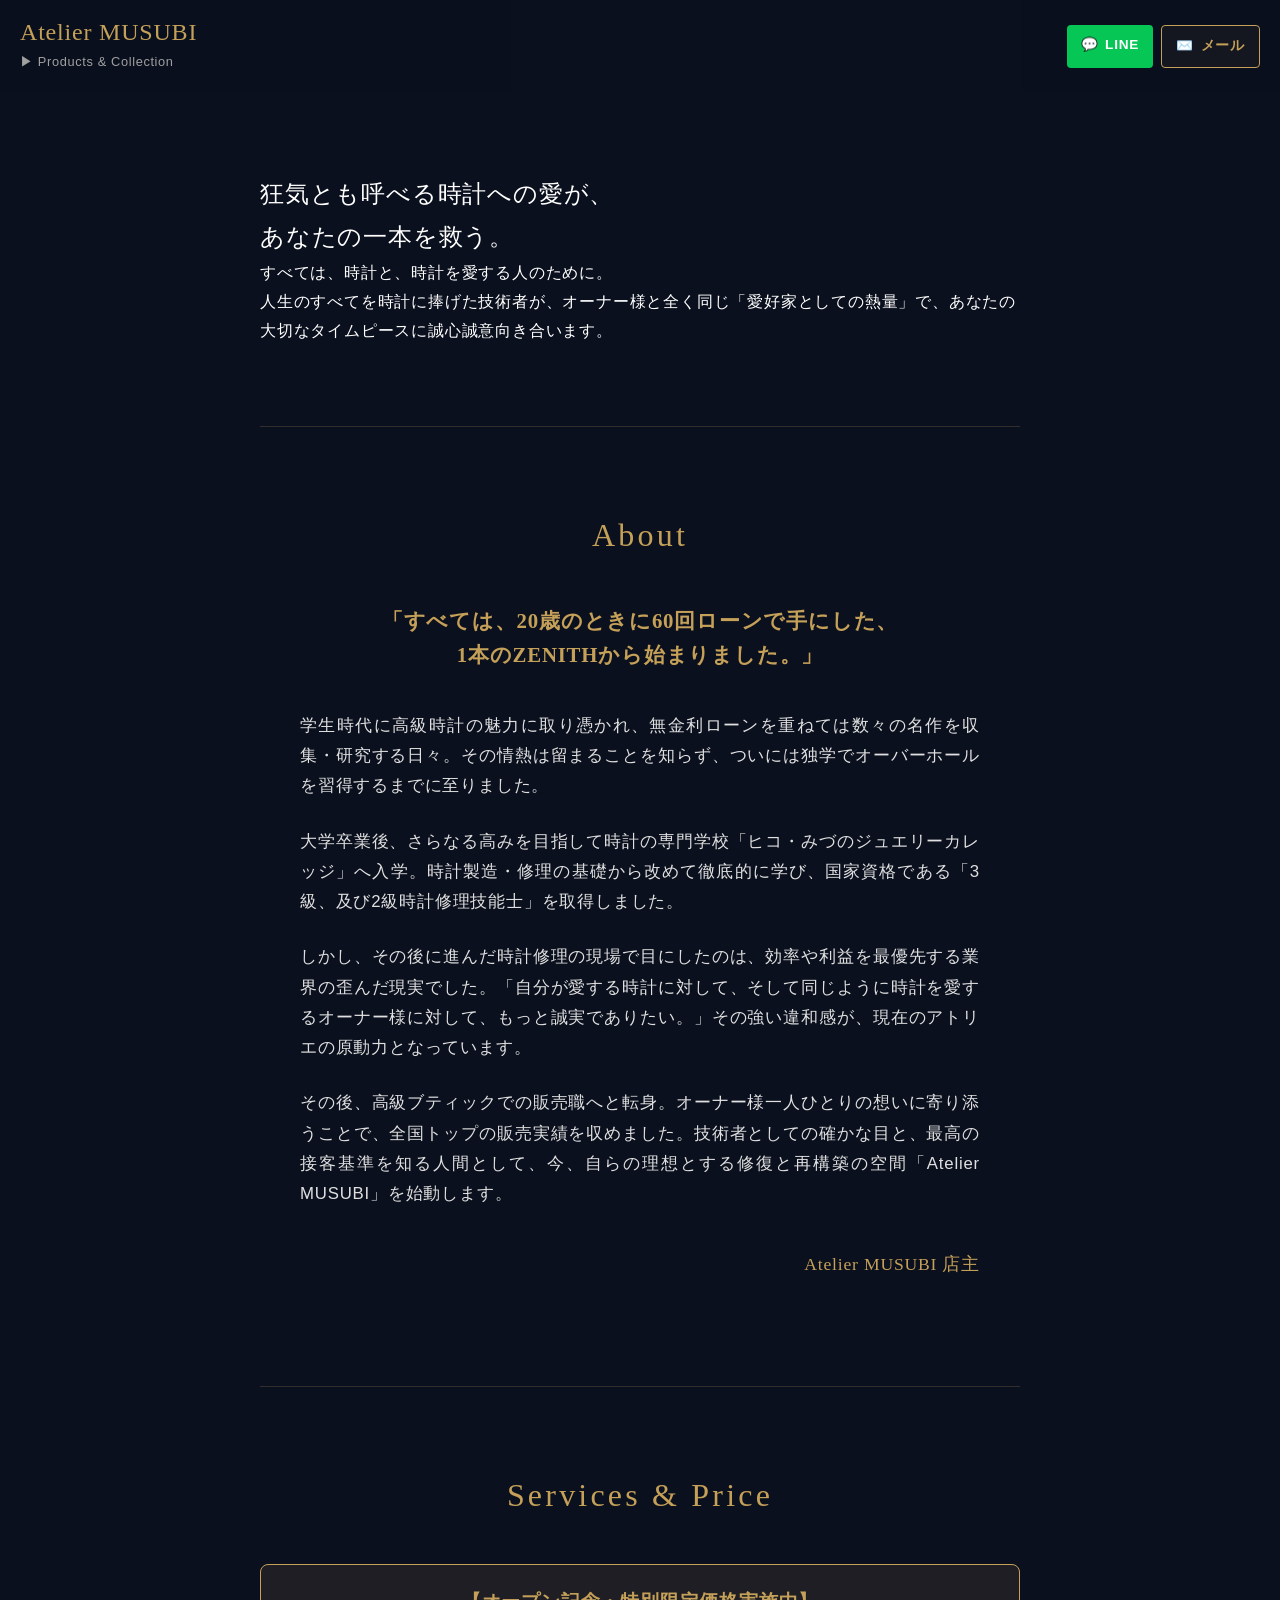
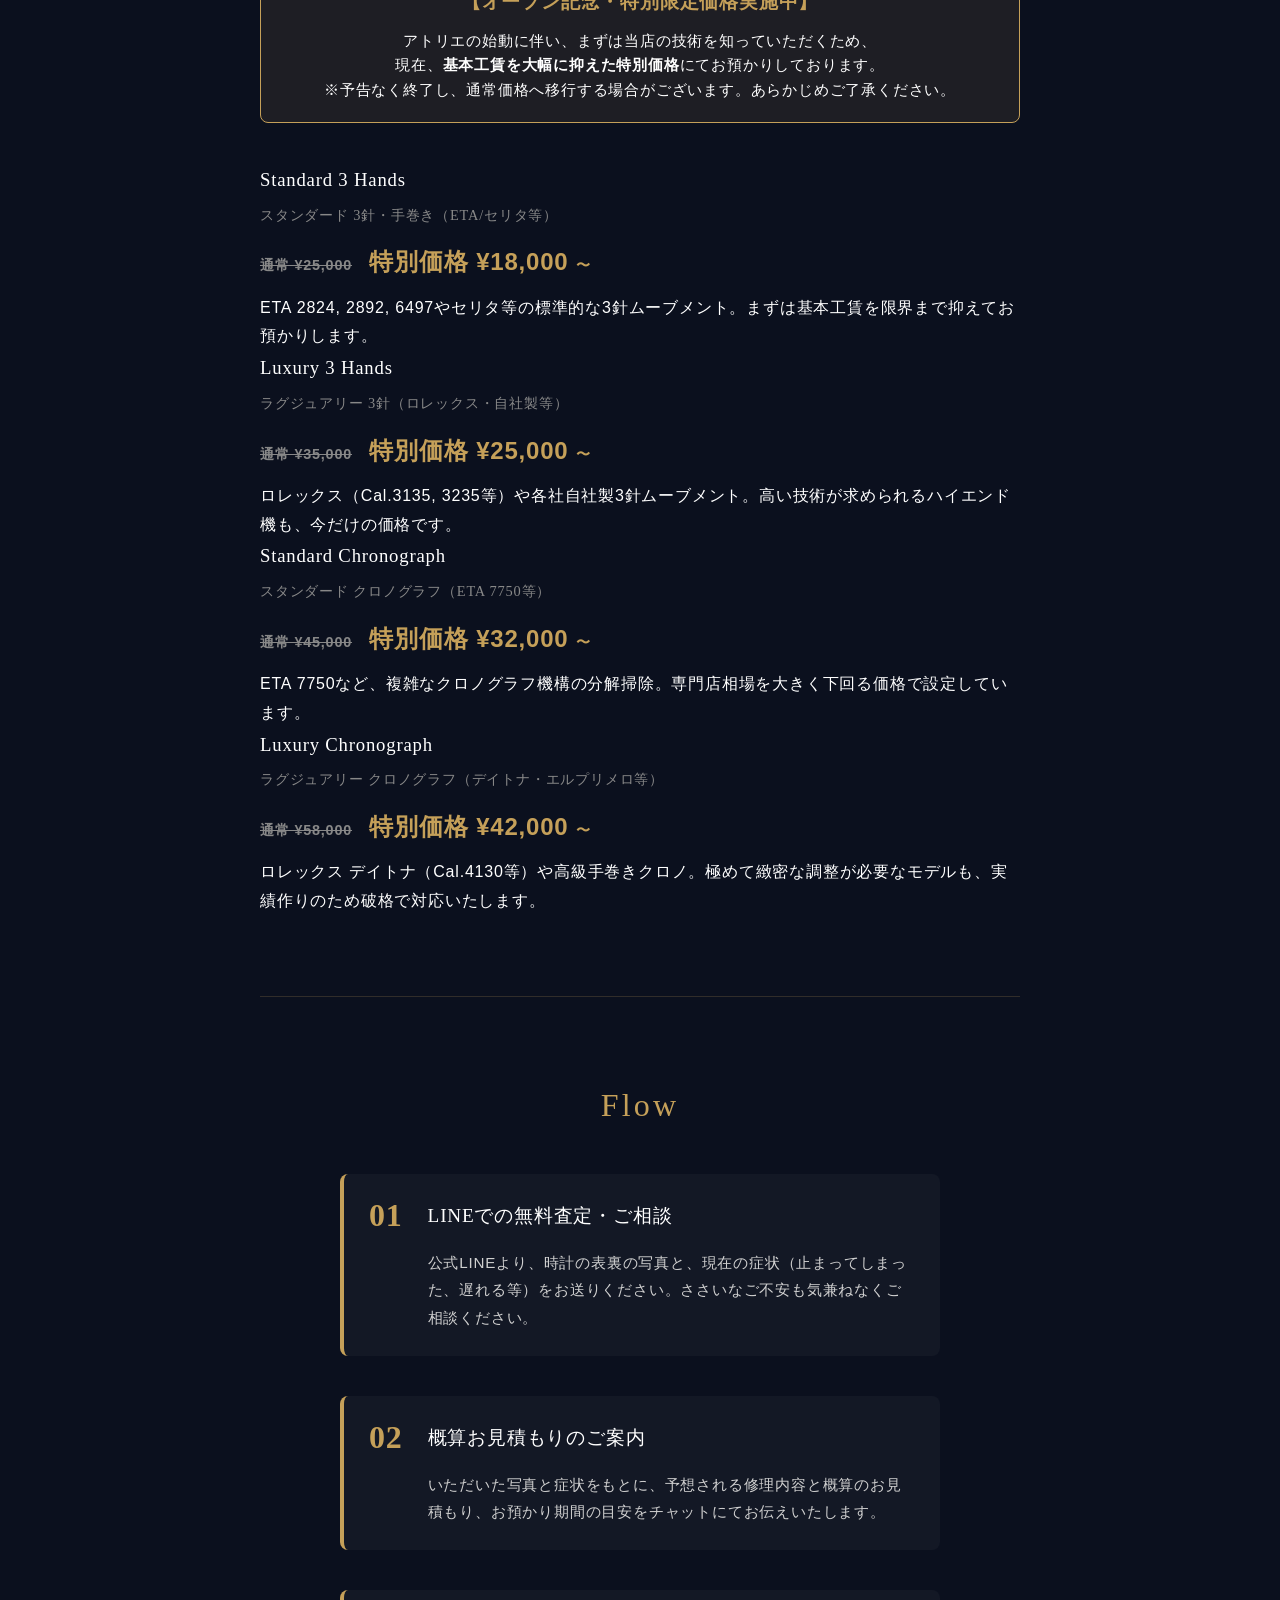
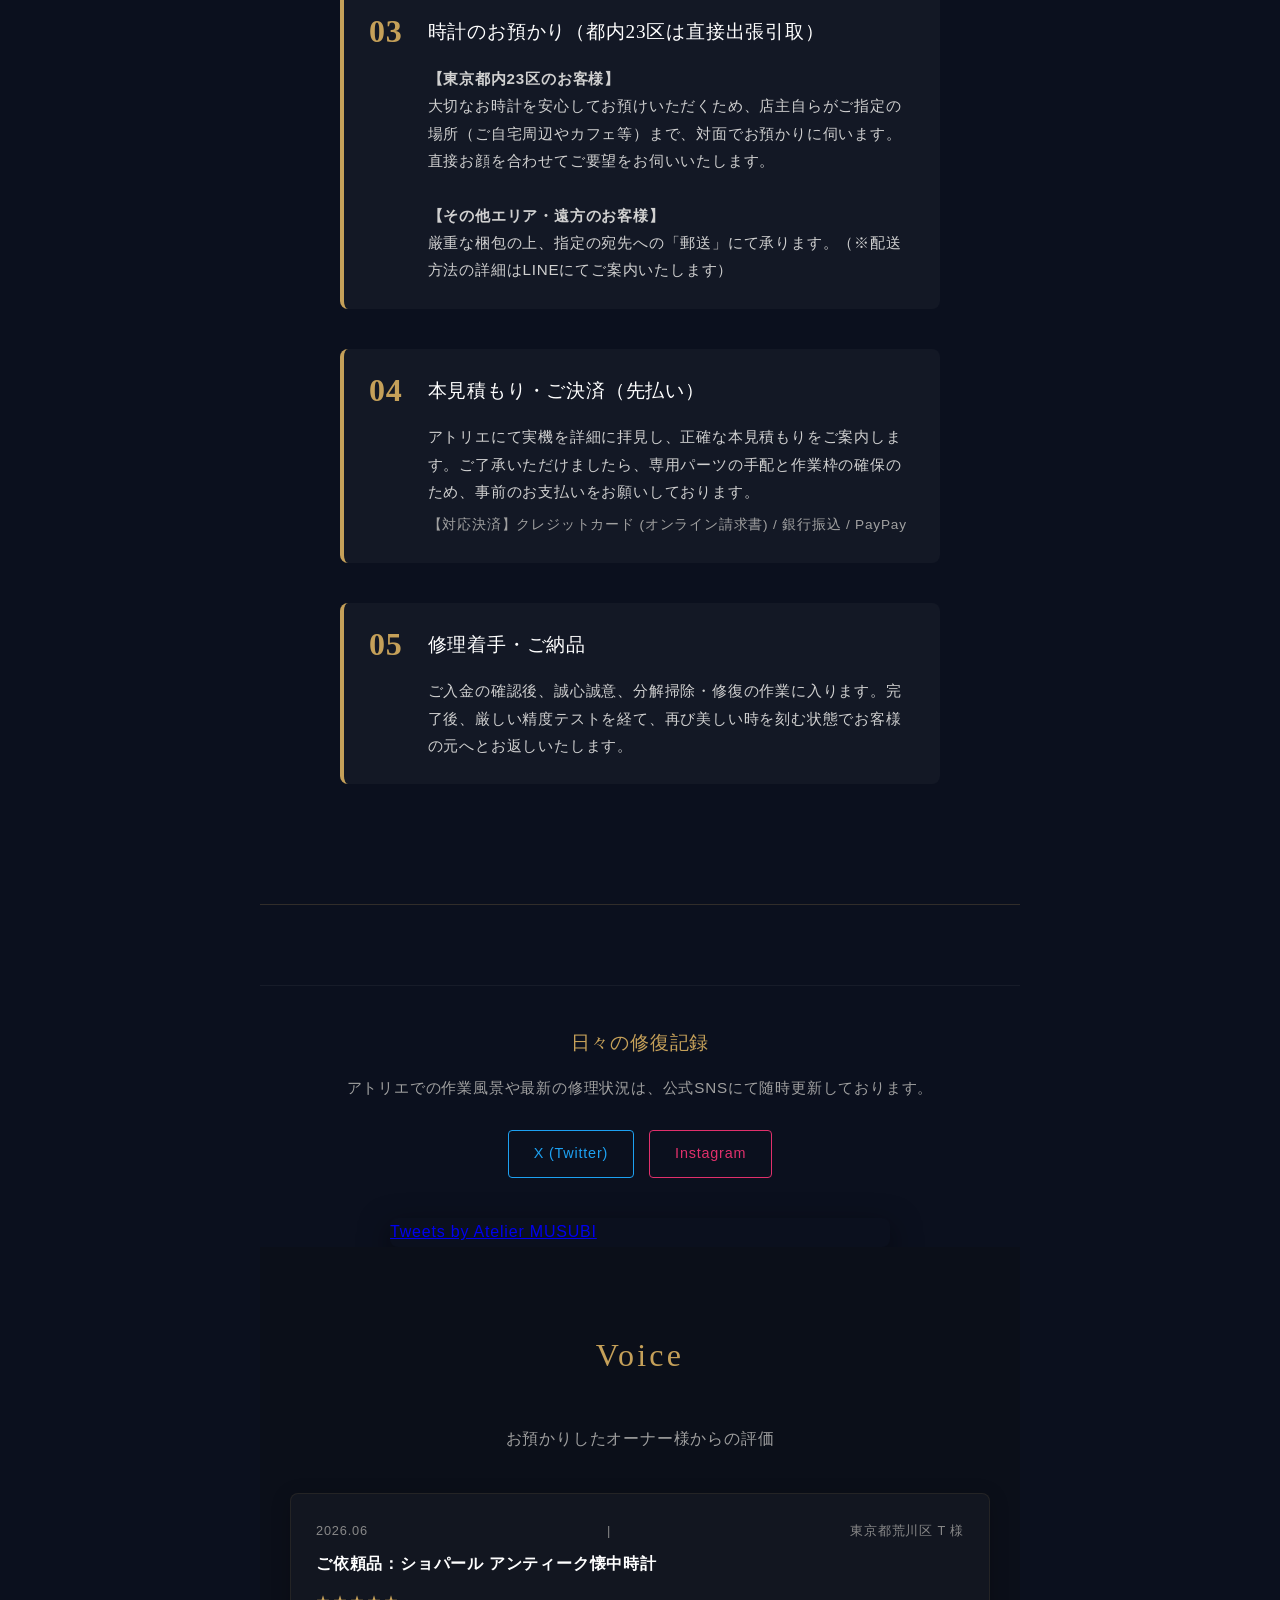
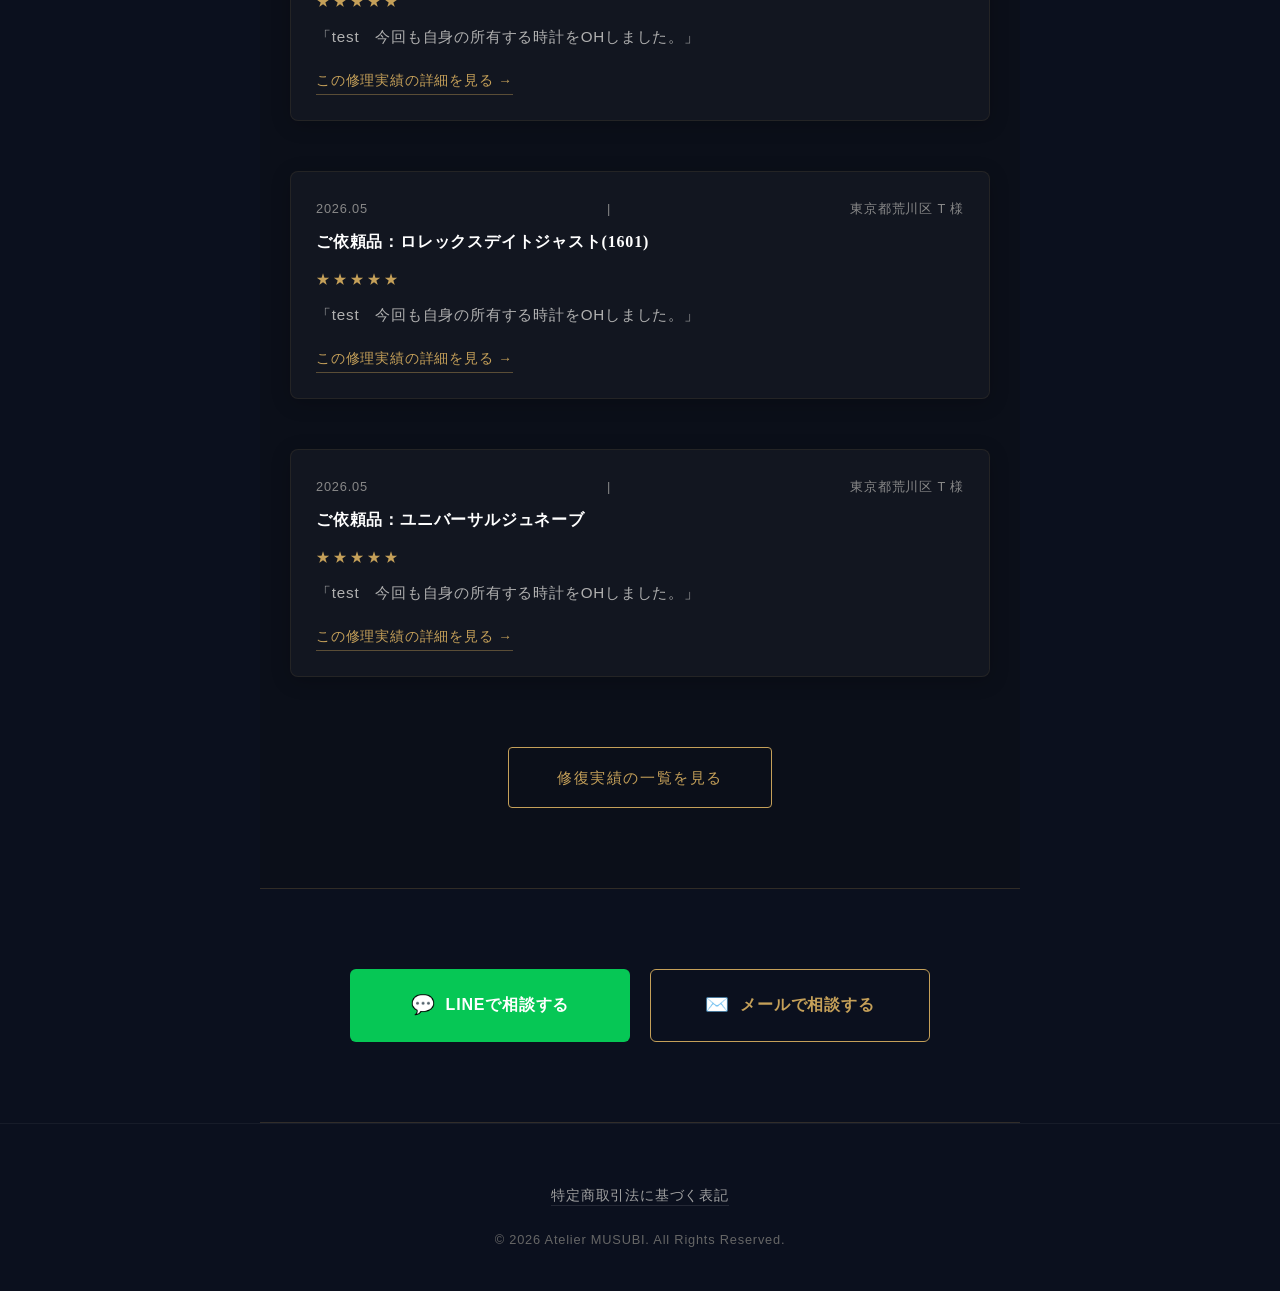
<file: index.html>
<!DOCTYPE html>
<html lang="ja">
<head>
    <meta charset="UTF-8">
    <meta name="viewport" content="width=device-width, initial-scale=1.0">
    <title>Atelier MUSUBI | 時計修理・再構築アトリエ</title>
    <link rel="stylesheet" href="css/style.css">
</head>
<body>

	<!-- 共通ヘッダー（全ページ差し替え用） -->
    <header class="header" style="display: flex; justify-content: space-between; align-items: center;">
        <div class="header-logo" style="display: flex; flex-direction: column; gap: 6px;">
            <h1 style="margin: 0; line-height: 1;"><a href="index.html" style="color: #c5a059; text-decoration: none;">Atelier MUSUBI</a></h1>
            <a href="products.html" style="color: #a0a0a0; text-decoration: none; font-size: 0.8rem; letter-spacing: 0.05em; transition: color 0.3s;" onmouseover="this.style.color='#c5a059';" onmouseout="this.style.color='#a0a0a0';">
                ▶ Products & Collection
            </a>
        </div>
        <div class="header-contact" style="display: flex; gap: 8px;">
            <a href="https://lin.ee/UCH9TGd" target="_blank" style="display: inline-block; padding: 8px 14px; background: #06c755; color: #fff; text-decoration: none; border-radius: 4px; font-size: 0.85rem; font-weight: bold; transition: opacity 0.3s;">
                <span style="margin-right: 2px;">💬</span> LINE
            </a>
            <a href="mailto:atelier.watch.musubi@gmail.com?subject=【Atelier MUSUBI】無料査定・修理のご相談&body=以下の項目をご記入の上、送信してください。写真をご添付いただけますと、よりスムーズな概算お見積りが可能です。%0D%0A%0D%0A■時計のブランド：%0D%0A%0D%0A■モデル名・型番：%0D%0A%0D%0A■現在の状態（止まっている、遅れるなど）：%0D%0A%0D%0A■その他ご相談事項：" style="display: inline-block; padding: 8px 14px; background: rgba(197, 160, 89, 0.05); border: 1px solid #c5a059; color: #c5a059; text-decoration: none; border-radius: 4px; font-size: 0.85rem; font-weight: bold; transition: all 0.3s;">
                <span style="margin-right: 2px;">✉️</span> メール
            </a>
        </div>
    </header>

    <main>
        <section id="hero" class="section-hero">
            <div class="hero-content">
                <h2 class="hero-catchphrase">狂気とも呼べる時計への愛が、<br>あなたの一本を救う。</h2>
                <p class="hero-subtext">すべては、時計と、時計を愛する人のために。<br>人生のすべてを時計に捧げた技術者が、オーナー様と全く同じ「愛好家としての熱量」で、あなたの大切なタイムピースに誠心誠意向き合います。</p>
            </div>
        </section>

        <section id="about" class="section-about">
            <h2 class="section-title">About</h2>
            <div class="about-content">
                <div class="profile-story">
                    <p class="story-lead">「すべては、20歳のときに60回ローンで手にした、</br>1本のZENITHから始まりました。」</p>
                    
                    <p>学生時代に高級時計の魅力に取り憑かれ、無金利ローンを重ねては数々の名作を収集・研究する日々。その情熱は留まることを知らず、ついには独学でオーバーホールを習得するまでに至りました。</p>
                    
                    <p>大学卒業後、さらなる高みを目指して時計の専門学校「ヒコ・みづのジュエリーカレッジ」へ入学。時計製造・修理の基礎から改めて徹底的に学び、国家資格である「3級、及び2級時計修理技能士」を取得しました。</p>
                    
                    <p>しかし、その後に進んだ時計修理の現場で目にしたのは、効率や利益を最優先する業界の歪んだ現実でした。「自分が愛する時計に対して、そして同じように時計を愛するオーナー様に対して、もっと誠実でありたい。」その強い違和感が、現在のアトリエの原動力となっています。</p>
                    
                    <p>その後、高級ブティックでの販売職へと転身。オーナー様一人ひとりの想いに寄り添うことで、全国トップの販売実績を収めました。技術者としての確かな目と、最高の接客基準を知る人間として、今、自らの理想とする修復と再構築の空間「Atelier MUSUBI」を始動します。</p>
                    
                    <p class="story-signature">Atelier MUSUBI 店主</p>
                </div>
            </div>
        </section>

        <section id="services" class="section-services">
            <h2 class="section-title">Services & Price</h2>
            
            <div class="campaign-box" style="background-color: rgba(197, 160, 89, 0.1); border: 1px solid #c5a059; padding: 20px; border-radius: 8px; margin-bottom: 40px; text-align: center;">
                <h3 style="color: #c5a059; margin-bottom: 10px; font-weight: bold;">【オープン記念・特別限定価格実施中】</h3>
                <p style="font-size: 0.95rem; line-height: 1.6;">
                    アトリエの始動に伴い、まずは当店の技術を知っていただくため、<br>
                    現在、<b>基本工賃を大幅に抑えた特別価格</b>にてお預かりしております。<br>
                    ※予告なく終了し、通常価格へ移行する場合がございます。あらかじめご了承ください。
                </p>
            </div>

            <div class="services-list">
                
                <div class="service-item">
                    <h3>Standard 3 Hands<br><span style="font-size: 0.9rem; color: #888;">スタンダード 3針・手巻き（ETA/セリタ等）</span></h3>
                    <p class="price" style="font-size: 1.5rem; color: #c5a059; font-weight: bold; margin: 10px 0;">
                        <span style="font-size: 0.9rem; text-decoration: line-through; color: #888; margin-right: 10px;">通常 ¥25,000</span>
                        特別価格 ¥18,000 <span style="font-size: 0.9rem;">〜</span>
                    </p>
                    <p class="service-desc">ETA 2824, 2892, 6497やセリタ等の標準的な3針ムーブメント。まずは基本工賃を限界まで抑えてお預かりします。</p>
                </div>

                <div class="service-item">
                    <h3>Luxury 3 Hands<br><span style="font-size: 0.9rem; color: #888;">ラグジュアリー 3針（ロレックス・自社製等）</span></h3>
                    <p class="price" style="font-size: 1.5rem; color: #c5a059; font-weight: bold; margin: 10px 0;">
                        <span style="font-size: 0.9rem; text-decoration: line-through; color: #888; margin-right: 10px;">通常 ¥35,000</span>
                        特別価格 ¥25,000 <span style="font-size: 0.9rem;">〜</span>
                    </p>
                    <p class="service-desc">ロレックス（Cal.3135, 3235等）や各社自社製3針ムーブメント。高い技術が求められるハイエンド機も、今だけの価格です。</p>
                </div>

                <div class="service-item">
                    <h3>Standard Chronograph<br><span style="font-size: 0.9rem; color: #888;">スタンダード クロノグラフ（ETA 7750等）</span></h3>
                    <p class="price" style="font-size: 1.5rem; color: #c5a059; font-weight: bold; margin: 10px 0;">
                        <span style="font-size: 0.9rem; text-decoration: line-through; color: #888; margin-right: 10px;">通常 ¥45,000</span>
                        特別価格 ¥32,000 <span style="font-size: 0.9rem;">〜</span>
                    </p>
                    <p class="service-desc">ETA 7750など、複雑なクロノグラフ機構の分解掃除。専門店相場を大きく下回る価格で設定しています。</p>
                </div>

                <div class="service-item">
                    <h3>Luxury Chronograph<br><span style="font-size: 0.9rem; color: #888;">ラグジュアリー クロノグラフ（デイトナ・エルプリメロ等）</span></h3>
                    <p class="price" style="font-size: 1.5rem; color: #c5a059; font-weight: bold; margin: 10px 0;">
                        <span style="font-size: 0.9rem; text-decoration: line-through; color: #888; margin-right: 10px;">通常 ¥58,000</span>
                        特別価格 ¥42,000 <span style="font-size: 0.9rem;">〜</span>
                    </p>
                    <p class="service-desc">ロレックス デイトナ（Cal.4130等）や高級手巻きクロノ。極めて緻密な調整が必要なモデルも、実績作りのため破格で対応いたします。</p>
                </div>

            </div>
        </section>

        <section id="flow" class="section-flow">
            <h2 class="section-title">Flow</h2>
            <div class="flow-container">
                
                <div class="flow-step">
                    <div class="step-number">01</div>
                    <div class="step-content">
                        <h3>LINEでの無料査定・ご相談</h3>
                        <p>公式LINEより、時計の表裏の写真と、現在の症状（止まってしまった、遅れる等）をお送りください。ささいなご不安も気兼ねなくご相談ください。</p>
                    </div>
                </div>

                <div class="flow-step">
                    <div class="step-number">02</div>
                    <div class="step-content">
                        <h3>概算お見積もりのご案内</h3>
                        <p>いただいた写真と症状をもとに、予想される修理内容と概算のお見積もり、お預かり期間の目安をチャットにてお伝えいたします。</p>
                    </div>
                </div>

                <div class="flow-step">
                    <div class="step-number">03</div>
                    <div class="step-content">
                        <h3>時計のお預かり（都内23区は直接出張引取）</h3>
                        <p>
                            <strong>【東京都内23区のお客様】</strong><br>
                            大切なお時計を安心してお預けいただくため、店主自らがご指定の場所（ご自宅周辺やカフェ等）まで、対面でお預かりに伺います。直接お顔を合わせてご要望をお伺いいたします。<br><br>
                            <strong>【その他エリア・遠方のお客様】</strong><br>
                            厳重な梱包の上、指定の宛先への「郵送」にて承ります。（※配送方法の詳細はLINEにてご案内いたします）
                        </p>
                    </div>
                </div>

<div class="flow-step">
                    <div class="step-number">04</div>
                    <div class="step-content">
                        <h3>本見積もり・ご決済（先払い）</h3>
                        <p>アトリエにて実機を詳細に拝見し、正確な本見積もりをご案内します。ご了承いただけましたら、専用パーツの手配と作業枠の確保のため、事前のお支払いをお願いしております。<br>
                        <span style="font-size: 0.85rem; color: #a0a0a0; display: inline-block; margin-top: 8px;">【対応決済】クレジットカード (オンライン請求書) / 銀行振込 / PayPay</span></p>
                    </div>
                </div>

                <div class="flow-step">
                    <div class="step-number">05</div>
                    <div class="step-content">
                        <h3>修理着手・ご納品</h3>
                        <p>ご入金の確認後、誠心誠意、分解掃除・修復の作業に入ります。完了後、厳しい精度テストを経て、再び美しい時を刻む状態でお客様の元へとお返しいたします。</p>
                    </div>
                </div>

            </div>
        </section>
<div style="margin-top: 80px; padding-top: 40px; border-top: 1px solid rgba(255,255,255,0.05);">
                    <h3 style="color: #c5a059; font-size: 1.2rem; margin-bottom: 15px; text-align: center;">日々の修復記録</h3>
                    <p style="font-size: 0.95rem; color: #a0a0a0; margin-bottom: 30px; text-align: center; line-height: 1.6;">
                        アトリエでの作業風景や最新の修理状況は、公式SNSにて随時更新しております。
                    </p>
                    
                    <div style="display: flex; justify-content: center; gap: 15px; margin-bottom: 40px;">
                        <a href="https://twitter.com/Atelier_MUSUBI" target="_blank" style="display: inline-block; padding: 10px 25px; border: 1px solid #1DA1F2; color: #1DA1F2; text-decoration: none; border-radius: 4px; font-size: 0.9rem; transition: 0.3s;">
                            X (Twitter)
                        </a>
                        <a href="https://instagram.com/atelier.musubi" target="_blank" style="display: inline-block; padding: 10px 25px; border: 1px solid #E1306C; color: #E1306C; text-decoration: none; border-radius: 4px; font-size: 0.9rem; transition: 0.3s;">
                            Instagram
                        </a>
                    </div>

                    <div style="max-width: 500px; margin: 0 auto; border-radius: 8px; overflow: hidden; box-shadow: 0 10px 30px rgba(0,0,0,0.5);">
                        <a class="twitter-timeline" data-height="500" data-theme="dark" href="https://twitter.com/Atelier_MUSUBI">Tweets by Atelier MUSUBI</a> 
                        <script async src="https://platform.twitter.com/widgets.js" charset="utf-8"></script>
                    </div>
                </div>

<section id="reviews" style="padding: 80px 0; background-color: #0b0f19;">
            <div style="max-width: 800px; margin: 0 auto; padding: 0 20px;">
                <h2 class="section-title">Voice</h2>
                <p style="text-align: center; margin-bottom: 40px; color: #a0a0a0;">お預かりしたオーナー様からの評価</p>
                
                <div id="auto-reviews" class="reviews-grid"></div>

                <div style="text-align: center; margin-top: 50px;">
                    <a href="works.html" style="display: inline-block; padding: 16px 48px; border: 1px solid #c5a059; color: #c5a059; text-decoration: none; font-size: 0.95rem; letter-spacing: 0.1em; transition: all 0.3s ease; border-radius: 4px;" onmouseover="this.style.backgroundColor='#c5a059'; this.style.color='#12182b';" onmouseout="this.style.backgroundColor='transparent'; this.style.color='#c5a059';">
                        修復実績の一覧を見る
                    </a>
                </div>
            </div>
        </section>



        <section id="contact" class="section-contact">
                            <div style="display: flex; flex-wrap: wrap; justify-content: center; gap: 20px;">
                    <a href="https://lin.ee/UCH9TGd" target="_blank" style="display: flex; align-items: center; justify-content: center; width: 280px; padding: 18px 0; background: #06c755; color: #fff; text-decoration: none; border-radius: 6px; font-weight: bold; letter-spacing: 0.05em; transition: 0.3s;">
                        <span style="font-size: 1.2rem; margin-right: 10px;">💬</span> LINEで相談する
                    </a>

                    <a href="mailto:your-email@example.com?subject=【Atelier MUSUBI】無料査定・修理のご相談&body=以下の項目をご記入の上、送信してください。写真をご添付いただけますと、よりスムーズな概算お見積りが可能です。%0D%0A%0D%0A■時計のブランド：%0D%0A%0D%0A■モデル名・型番：%0D%0A%0D%0A■現在の状態（止まっている、遅れるなど）：%0D%0A%0D%0A■その他ご相談事項：" style="display: flex; align-items: center; justify-content: center; width: 280px; padding: 18px 0; background: transparent; border: 1px solid #c5a059; color: #c5a059; text-decoration: none; border-radius: 6px; font-weight: bold; letter-spacing: 0.05em; transition: 0.3s;">
    <span style="font-size: 1.2rem; margin-right: 10px;">✉️</span> メールで相談する
</a>
                </div>
            </div>
        </section>
        </section>
    </main>




    <footer class="footer" style="text-align: center; padding: 60px 0 40px; color: #666; font-size: 0.8rem; border-top: 1px solid rgba(255,255,255,0.05);">
        <div style="margin-bottom: 20px;">
            <a href="law.html" style="color: #a0a0a0; text-decoration: none; font-size: 0.85rem; border-bottom: 1px solid rgba(255,255,255,0.1); padding-bottom: 2px; transition: color 0.3s;" onmouseover="this.style.color='#c5a059';" onmouseout="this.style.color='#a0a0a0';">
                特定商取引法に基づく表記
            </a>
        </div>
        <p>&copy; 2026 Atelier MUSUBI. All Rights Reserved.</p>
    </footer>

<script src="js/reviews.js"></script>

</body>
</html>
</body>
</html>
</file>
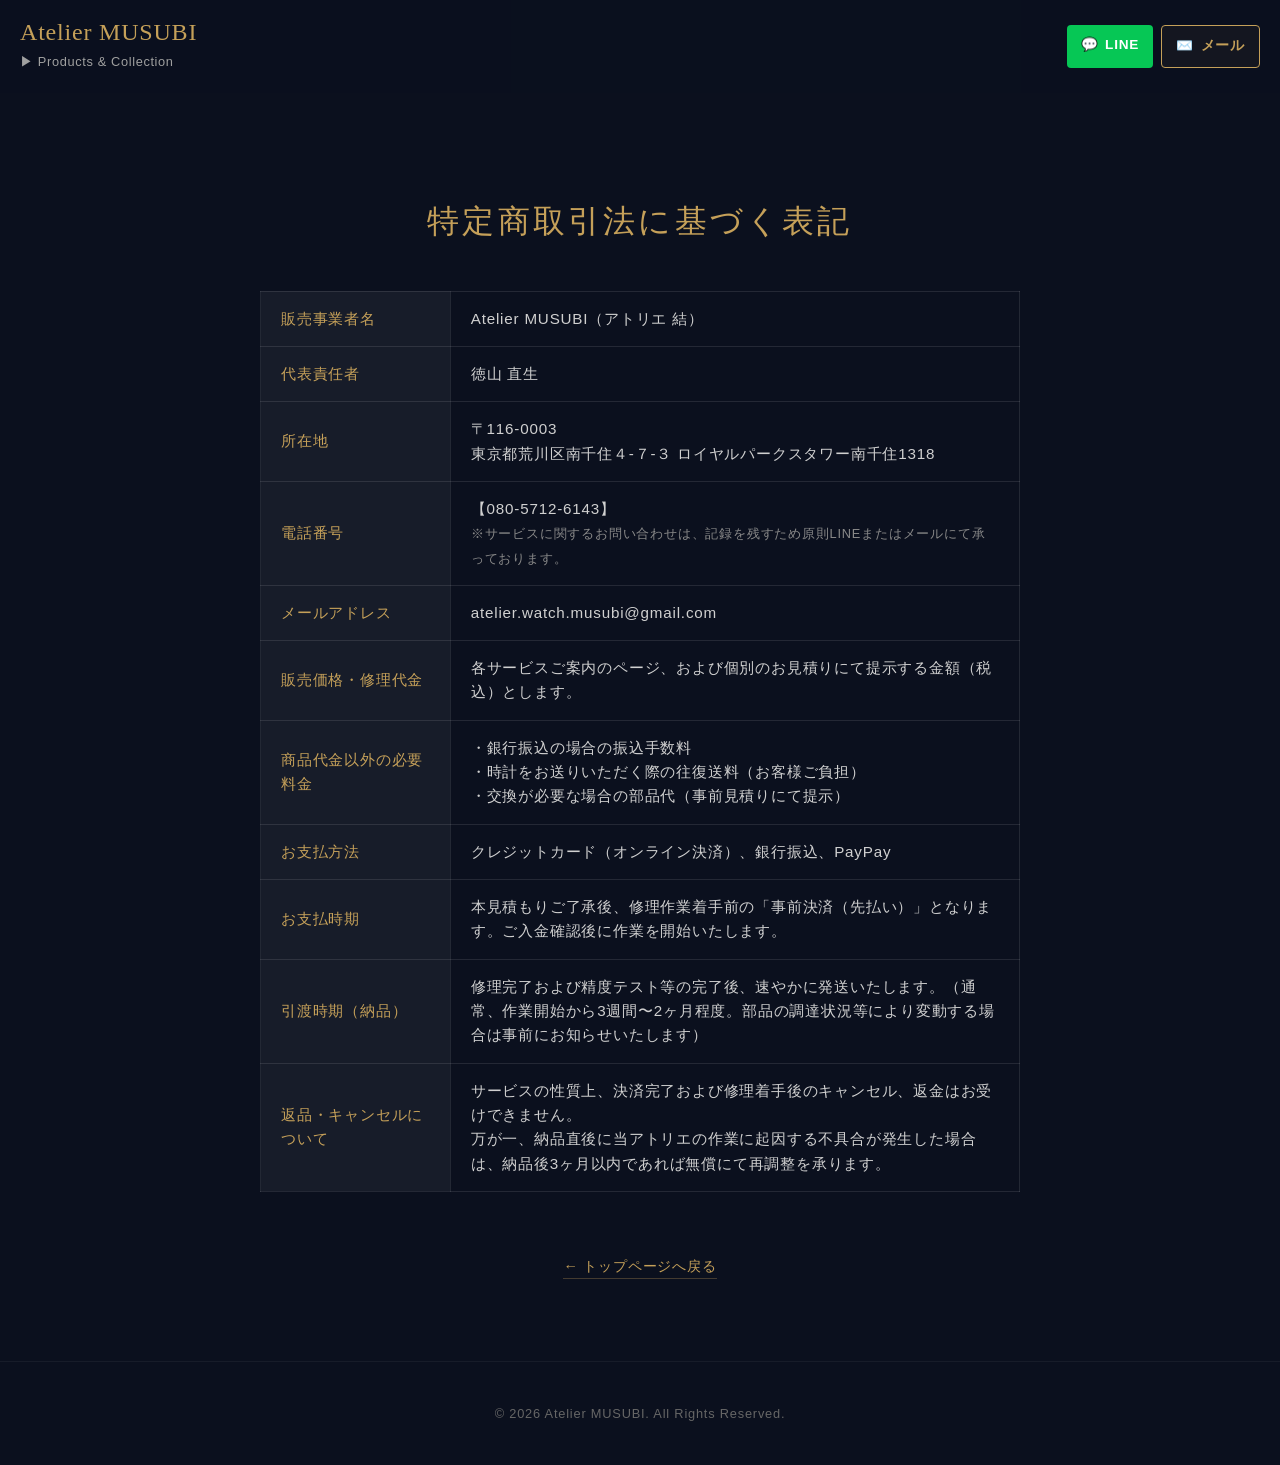
<file: law.html>
<!DOCTYPE html>
<html lang="ja">
<head>
    <meta charset="UTF-8">
    <meta name="viewport" content="width=device-width, initial-scale=1.0">
    <title>特定商取引法に基づく表記 | Atelier MUSUBI</title>
    <link rel="stylesheet" href="css/style.css">
    <style>
        .law-table { width: 100%; border-collapse: collapse; margin-top: 30px; }
        .law-table th, .law-table td { border: 1px solid rgba(255,255,255,0.1); padding: 15px 20px; font-size: 0.95rem; line-height: 1.6; }
        .law-table th { background: rgba(255,255,255,0.05); color: #c5a059; width: 25%; text-align: left; font-weight: normal; }
        .law-table td { color: #d0d0d0; }
        @media (max-width: 600px) {
            .law-table th, .law-table td { display: block; width: 100%; }
            .law-table th { border-bottom: none; }
        }
    </style>
</head>
<body>

    <!-- 共通ヘッダー（全ページ差し替え用） -->
    <header class="header" style="display: flex; justify-content: space-between; align-items: center;">
        <div class="header-logo" style="display: flex; flex-direction: column; gap: 6px;">
            <h1 style="margin: 0; line-height: 1;"><a href="index.html" style="color: #c5a059; text-decoration: none;">Atelier MUSUBI</a></h1>
            <a href="products.html" style="color: #a0a0a0; text-decoration: none; font-size: 0.8rem; letter-spacing: 0.05em; transition: color 0.3s;" onmouseover="this.style.color='#c5a059';" onmouseout="this.style.color='#a0a0a0';">
                ▶ Products & Collection
            </a>
        </div>
        <div class="header-contact" style="display: flex; gap: 8px;">
            <a href="https://lin.ee/UCH9TGd" target="_blank" style="display: inline-block; padding: 8px 14px; background: #06c755; color: #fff; text-decoration: none; border-radius: 4px; font-size: 0.85rem; font-weight: bold; transition: opacity 0.3s;">
                <span style="margin-right: 2px;">💬</span> LINE
            </a>
            <a href="mailto:atelier.watch.musubi@gmail.com?subject=【Atelier MUSUBI】無料査定・修理のご相談&body=以下の項目をご記入の上、送信してください。写真をご添付いただけますと、よりスムーズな概算お見積りが可能です。%0D%0A%0D%0A■時計のブランド：%0D%0A%0D%0A■モデル名・型番：%0D%0A%0D%0A■現在の状態（止まっている、遅れるなど）：%0D%0A%0D%0A■その他ご相談事項：" style="display: inline-block; padding: 8px 14px; background: rgba(197, 160, 89, 0.05); border: 1px solid #c5a059; color: #c5a059; text-decoration: none; border-radius: 4px; font-size: 0.85rem; font-weight: bold; transition: all 0.3s;">
                <span style="margin-right: 2px;">✉️</span> メール
            </a>
        </div>
    </header>

    <main style="padding: 100px 20px 80px; max-width: 800px; margin: 0 auto;">
        <h2 class="section-title">特定商取引法に基づく表記</h2>
        
        <table class="law-table">
            <tr>
                <th>販売事業者名</th>
                <td>Atelier MUSUBI（アトリエ 結）</td>
            </tr>
            <tr>
                <th>代表責任者</th>
                <td>徳山 直生</td>
            </tr>
            <tr>
                <th>所在地</th>
                <td>〒116-0003<br>東京都荒川区南千住４-７-３ ロイヤルパークスタワー南千住1318</td>
            </tr>
            <tr>
                <th>電話番号</th>
                <td>【080-5712-6143】<br><span style="font-size: 0.8rem; color: #888;">※サービスに関するお問い合わせは、記録を残すため原則LINEまたはメールにて承っております。</span></td>
            </tr>
            <tr>
                <th>メールアドレス</th>
                <td>atelier.watch.musubi@gmail.com</td>
            </tr>
            <tr>
                <th>販売価格・修理代金</th>
                <td>各サービスご案内のページ、および個別のお見積りにて提示する金額（税込）とします。</td>
            </tr>
            <tr>
                <th>商品代金以外の必要料金</th>
                <td>・銀行振込の場合の振込手数料<br>・時計をお送りいただく際の往復送料（お客様ご負担）<br>・交換が必要な場合の部品代（事前見積りにて提示）</td>
            </tr>
            <tr>
                <th>お支払方法</th>
                <td>クレジットカード（オンライン決済）、銀行振込、PayPay</td>
            </tr>
            <tr>
                <th>お支払時期</th>
                <td>本見積もりご了承後、修理作業着手前の「事前決済（先払い）」となります。ご入金確認後に作業を開始いたします。</td>
            </tr>
            <tr>
                <th>引渡時期（納品）</th>
                <td>修理完了および精度テスト等の完了後、速やかに発送いたします。（通常、作業開始から3週間〜2ヶ月程度。部品の調達状況等により変動する場合は事前にお知らせいたします）</td>
            </tr>
            <tr>
                <th>返品・キャンセルについて</th>
                <td>サービスの性質上、決済完了および修理着手後のキャンセル、返金はお受けできません。<br>万が一、納品直後に当アトリエの作業に起因する不具合が発生した場合は、納品後3ヶ月以内であれば無償にて再調整を承ります。</td>
            </tr>
        </table>

        <div style="text-align: center; margin-top: 60px;">
            <a href="index.html" style="color: #c5a059; text-decoration: none; font-size: 0.9rem; border-bottom: 1px solid rgba(197, 160, 89, 0.3); padding-bottom: 4px;">← トップページへ戻る</a>
        </div>
    </main>

    <footer style="text-align: center; padding: 40px 0; color: #666; font-size: 0.8rem; border-top: 1px solid rgba(255,255,255,0.05);">
        <p>&copy; 2026 Atelier MUSUBI. All Rights Reserved.</p>
    </footer>

</body>
</html>
</file>
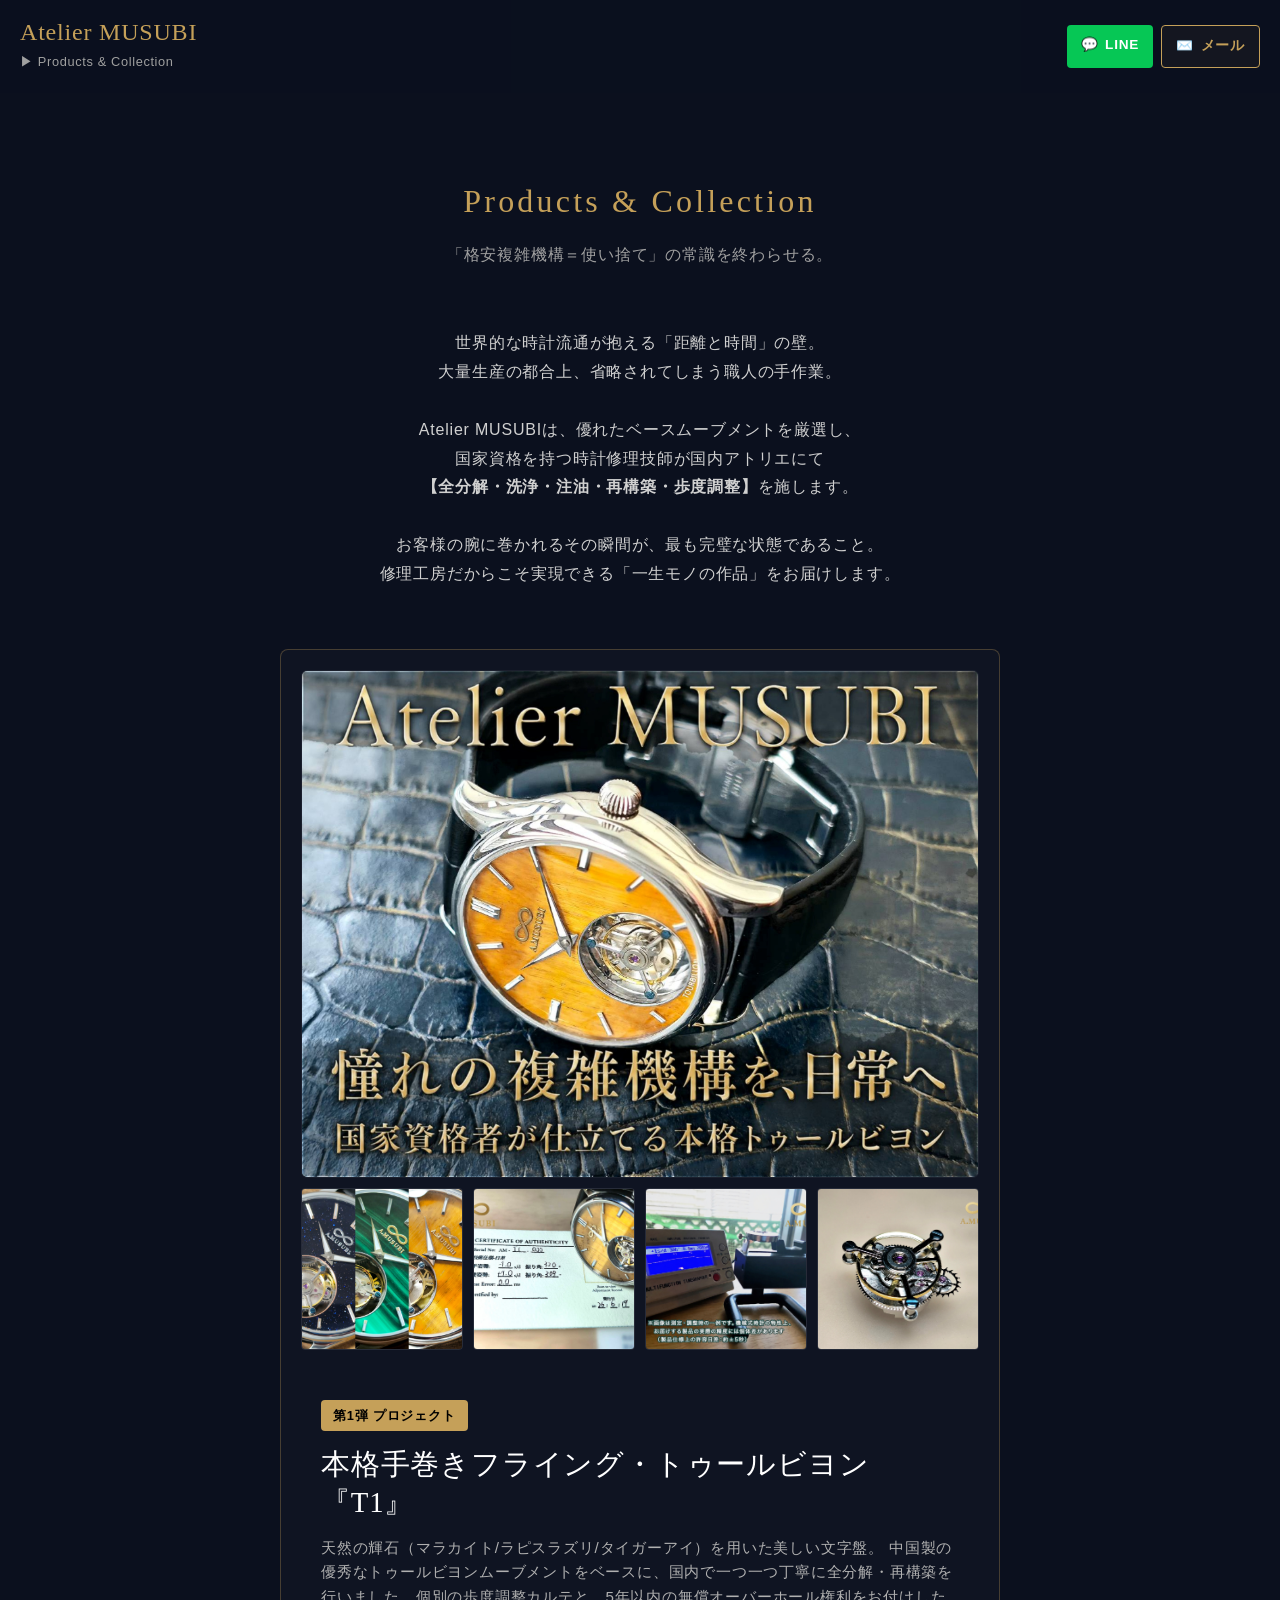
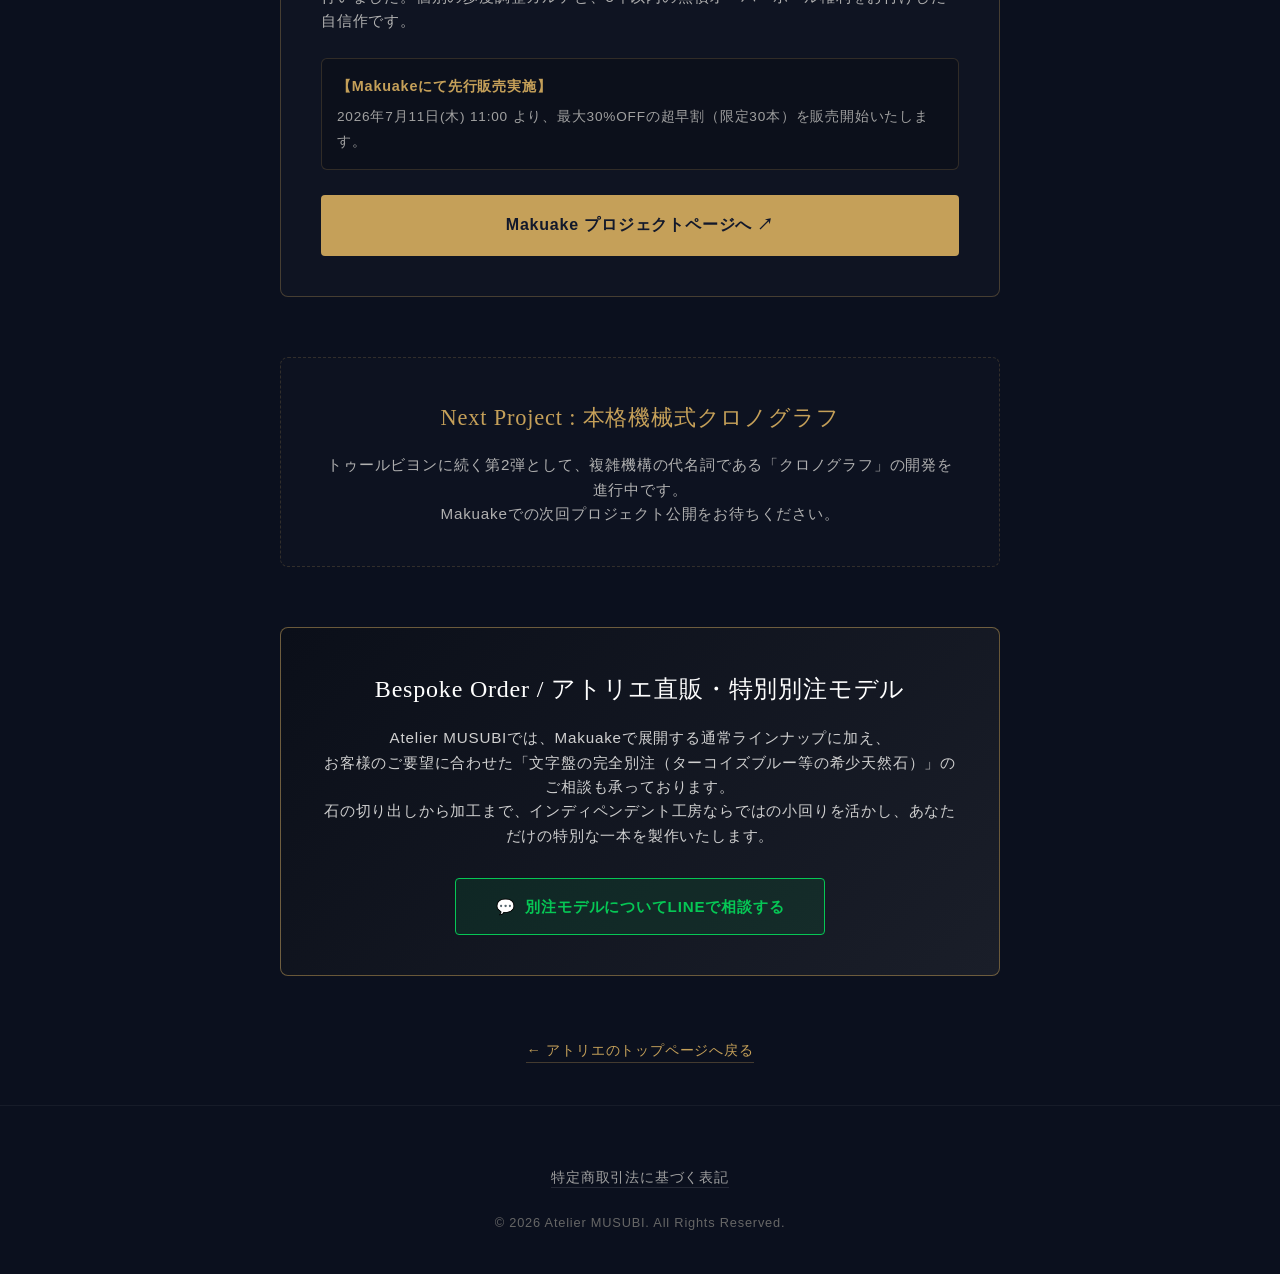
<file: products.html>
<!DOCTYPE html>
<html lang="ja">
<head>
    <meta charset="UTF-8">
    <meta name="viewport" content="width=device-width, initial-scale=1.0">
    <title>Products & Collection | Atelier MUSUBI</title>
    <link rel="stylesheet" href="css/style.css">
</head>
<body>

    <!-- 共通ヘッダー -->
    <!-- 共通ヘッダー（全ページ差し替え用） -->
    <header class="header" style="display: flex; justify-content: space-between; align-items: center;">
        <div class="header-logo" style="display: flex; flex-direction: column; gap: 6px;">
            <h1 style="margin: 0; line-height: 1;"><a href="index.html" style="color: #c5a059; text-decoration: none;">Atelier MUSUBI</a></h1>
            <a href="products.html" style="color: #a0a0a0; text-decoration: none; font-size: 0.8rem; letter-spacing: 0.05em; transition: color 0.3s;" onmouseover="this.style.color='#c5a059';" onmouseout="this.style.color='#a0a0a0';">
                ▶ Products & Collection
            </a>
        </div>
        <div class="header-contact" style="display: flex; gap: 8px;">
            <a href="https://lin.ee/UCH9TGd" target="_blank" style="display: inline-block; padding: 8px 14px; background: #06c755; color: #fff; text-decoration: none; border-radius: 4px; font-size: 0.85rem; font-weight: bold; transition: opacity 0.3s;">
                <span style="margin-right: 2px;">💬</span> LINE
            </a>
            <a href="mailto:atelier.watch.musubi@gmail.com?subject=【Atelier MUSUBI】無料査定・修理のご相談&body=以下の項目をご記入の上、送信してください。写真をご添付いただけますと、よりスムーズな概算お見積りが可能です。%0D%0A%0D%0A■時計のブランド：%0D%0A%0D%0A■モデル名・型番：%0D%0A%0D%0A■現在の状態（止まっている、遅れるなど）：%0D%0A%0D%0A■その他ご相談事項：" style="display: inline-block; padding: 8px 14px; background: rgba(197, 160, 89, 0.05); border: 1px solid #c5a059; color: #c5a059; text-decoration: none; border-radius: 4px; font-size: 0.85rem; font-weight: bold; transition: all 0.3s;">
                <span style="margin-right: 2px;">✉️</span> メール
            </a>
        </div>
    </header>

    <main class="products-page" style="padding-top: 80px;">
        <h2 class="section-title">Products & Collection</h2>
        <p class="works-subtitle" style="text-align: center; color: #a0a0a0; margin-top: -30px; margin-bottom: 60px;">「格安複雑機構＝使い捨て」の常識を終わらせる。</p>

        <div style="max-width: 900px; margin: 0 auto; padding: 0 20px;">
            
            <p style="text-align: center; line-height: 1.8; margin-bottom: 60px; color: #d0d0d0;">
                世界的な時計流通が抱える「距離と時間」の壁。<br>
                大量生産の都合上、省略されてしまう職人の手作業。<br><br>
                Atelier MUSUBIは、優れたベースムーブメントを厳選し、<br>
                国家資格を持つ時計修理技師が国内アトリエにて<br>
                <strong>【全分解・洗浄・注油・再構築・歩度調整】</strong>を施します。<br><br>
                お客様の腕に巻かれるその瞬間が、最も完璧な状態であること。<br>
                修理工房だからこそ実現できる「一生モノの作品」をお届けします。
            </p>

            <!-- プロジェクト 01: T1 -->
            <article style="background: rgba(255, 255, 255, 0.02); border: 1px solid rgba(197, 160, 89, 0.3); border-radius: 8px; overflow: hidden; margin-bottom: 60px;">
                <div style="display: flex; flex-wrap: wrap;">
                    
                    <!-- 画像ギャラリーエリア (左側) -->
                    <div style="flex: 1 1 400px; min-width: 300px; padding: 20px; box-sizing: border-box; display: flex; flex-direction: column; gap: 10px;">
                        <!-- メイン画像 (1枚目) -->
                        <div style="width: 100%;">
                            <img src="images/products/t1/1.jpg" alt="Atelier MUSUBI T1 Main" style="width: 100%; height: auto; aspect-ratio: 4/3; object-fit: cover; border-radius: 6px; display: block; border: 1px solid rgba(255,255,255,0.05);">
                        </div>
                        <!-- サムネイル画像 (2〜5枚目) 4列グリッド -->
                        <div style="display: grid; grid-template-columns: repeat(4, 1fr); gap: 10px;">
                            <img src="images/products/t1/2.jpg" alt="T1 Detail 1" style="width: 100%; aspect-ratio: 1; object-fit: cover; border-radius: 4px; display: block; border: 1px solid rgba(255,255,255,0.1);">
                            <img src="images/products/t1/3.jpg" alt="T1 Detail 2" style="width: 100%; aspect-ratio: 1; object-fit: cover; border-radius: 4px; display: block; border: 1px solid rgba(255,255,255,0.1);">
                            <img src="images/products/t1/4.jpg" alt="T1 Detail 3" style="width: 100%; aspect-ratio: 1; object-fit: cover; border-radius: 4px; display: block; border: 1px solid rgba(255,255,255,0.1);">
                            <img src="images/products/t1/5.jpg" alt="T1 Detail 4" style="width: 100%; aspect-ratio: 1; object-fit: cover; border-radius: 4px; display: block; border: 1px solid rgba(255,255,255,0.1);">
                        </div>
                    </div>

                    <!-- テキストエリア (右側) -->
                    <div style="flex: 1 1 400px; padding: 30px 40px 40px; display: flex; flex-direction: column; justify-content: center; box-sizing: border-box;">
                        <span style="display: inline-block; background: #c5a059; color: #000; font-size: 0.8rem; font-weight: bold; padding: 4px 12px; border-radius: 4px; margin-bottom: 15px; width: fit-content;">第1弾 プロジェクト</span>
                        <h3 style="font-size: 1.8rem; color: #ffffff; margin: 0 0 15px; font-family: 'Yu Mincho', serif; font-weight: normal; line-height: 1.3;">
                            本格手巻きフライング・トゥールビヨン『T1』
                        </h3>
                        <p style="font-size: 0.95rem; color: #b0b0b0; line-height: 1.6; margin-bottom: 25px;">
                            天然の輝石（マラカイト/ラピスラズリ/タイガーアイ）を用いた美しい文字盤。
                            中国製の優秀なトゥールビヨンムーブメントをベースに、国内で一つ一つ丁寧に全分解・再構築を行いました。個別の歩度調整カルテと、5年以内の無償オーバーホール権利をお付けした自信作です。
                        </p>
                        
                        <div style="background: rgba(0,0,0,0.2); padding: 15px; border-radius: 6px; margin-bottom: 25px; border: 1px solid rgba(197, 160, 89, 0.2);">
                            <p style="margin: 0 0 5px; font-size: 0.9rem; color: #c5a059; font-weight: bold;">【Makuakeにて先行販売実施】</p>
                            <p style="margin: 0; font-size: 0.85rem; color: #a0a0a0;">2026年7月11日(木) 11:00 より、最大30%OFFの超早割（限定30本）を販売開始いたします。</p>
                        </div>

                        <a href="https://www.makuake.com/project/atelier_musubi_t1/" target="_blank" style="display: block; text-align: center; padding: 16px 0; background: #c5a059; color: #12182b; text-decoration: none; font-size: 1rem; font-weight: bold; border-radius: 4px; transition: all 0.3s ease;" onmouseover="this.style.opacity='0.8';" onmouseout="this.style.opacity='1';">
                            Makuake プロジェクトページへ ↗
                        </a>
                    </div>
                </div>
            </article>

            <!-- プロジェクト 02: 次回作予告 -->
            <article style="background: rgba(255, 255, 255, 0.01); border: 1px dashed rgba(197, 160, 89, 0.2); border-radius: 8px; overflow: hidden; margin-bottom: 60px; padding: 40px; text-align: center;">
                <h3 style="font-size: 1.4rem; color: #c5a059; margin: 0 0 15px; font-family: 'Yu Mincho', serif; font-weight: normal;">
                    Next Project : 本格機械式クロノグラフ
                </h3>
                <p style="font-size: 0.95rem; color: #b0b0b0; line-height: 1.6; margin-bottom: 0;">
                    トゥールビヨンに続く第2弾として、複雑機構の代名詞である「クロノグラフ」の開発を進行中です。<br>
                    Makuakeでの次回プロジェクト公開をお待ちください。
                </p>
            </article>

            <!-- Bespoke (特別別注) セクション -->
            <article style="background: linear-gradient(135deg, #0b0f19 0%, #1a1e29 100%); border: 1px solid rgba(197, 160, 89, 0.5); border-radius: 8px; padding: 40px; margin-bottom: 40px;">
                <h3 style="font-size: 1.5rem; color: #ffffff; margin: 0 0 15px; font-family: 'Yu Mincho', serif; font-weight: normal; text-align: center;">
                    Bespoke Order / アトリエ直販・特別別注モデル
                </h3>
                <p style="font-size: 0.95rem; color: #d0d0d0; line-height: 1.6; text-align: center; margin-bottom: 30px;">
                    Atelier MUSUBIでは、Makuakeで展開する通常ラインナップに加え、<br>
                    お客様のご要望に合わせた「文字盤の完全別注（ターコイズブルー等の希少天然石）」のご相談も承っております。<br>
                    石の切り出しから加工まで、インディペンデント工房ならではの小回りを活かし、あなただけの特別な一本を製作いたします。
                </p>
                <div style="text-align: center;">
                    <a href="https://lin.ee/UCH9TGd" target="_blank" style="display: inline-block; padding: 14px 40px; border: 1px solid #06c755; background: rgba(6, 199, 85, 0.1); color: #06c755; text-decoration: none; font-size: 0.95rem; font-weight: bold; border-radius: 4px; transition: all 0.3s ease;" onmouseover="this.style.background='#06c755'; this.style.color='#fff';" onmouseout="this.style.background='rgba(6, 199, 85, 0.1)'; this.style.color='#06c755';">
                        <span style="margin-right: 5px;">💬</span> 別注モデルについてLINEで相談する
                    </a>
                </div>
            </article>

        </div>
        
        <div style="text-align: center; margin: 60px 0 40px;">
            <a href="index.html" style="color: #c5a059; text-decoration: none; font-size: 0.9rem; border-bottom: 1px solid rgba(197, 160, 89, 0.3); padding-bottom: 4px;">← アトリエのトップページへ戻る</a>
        </div>
    </main>

    <!-- 共通フッター -->
    <footer class="footer" style="text-align: center; padding: 60px 0 40px; color: #666; font-size: 0.8rem; border-top: 1px solid rgba(255,255,255,0.05);">
        <div style="margin-bottom: 20px;">
            <a href="law.html" style="color: #a0a0a0; text-decoration: none; font-size: 0.85rem; border-bottom: 1px solid rgba(255,255,255,0.1); padding-bottom: 2px; transition: color 0.3s;" onmouseover="this.style.color='#c5a059';" onmouseout="this.style.color='#a0a0a0';">
                特定商取引法に基づく表記
            </a>
        </div>
        <p>&copy; 2026 Atelier MUSUBI. All Rights Reserved.</p>
    </footer>

</body>
</html>
</file>
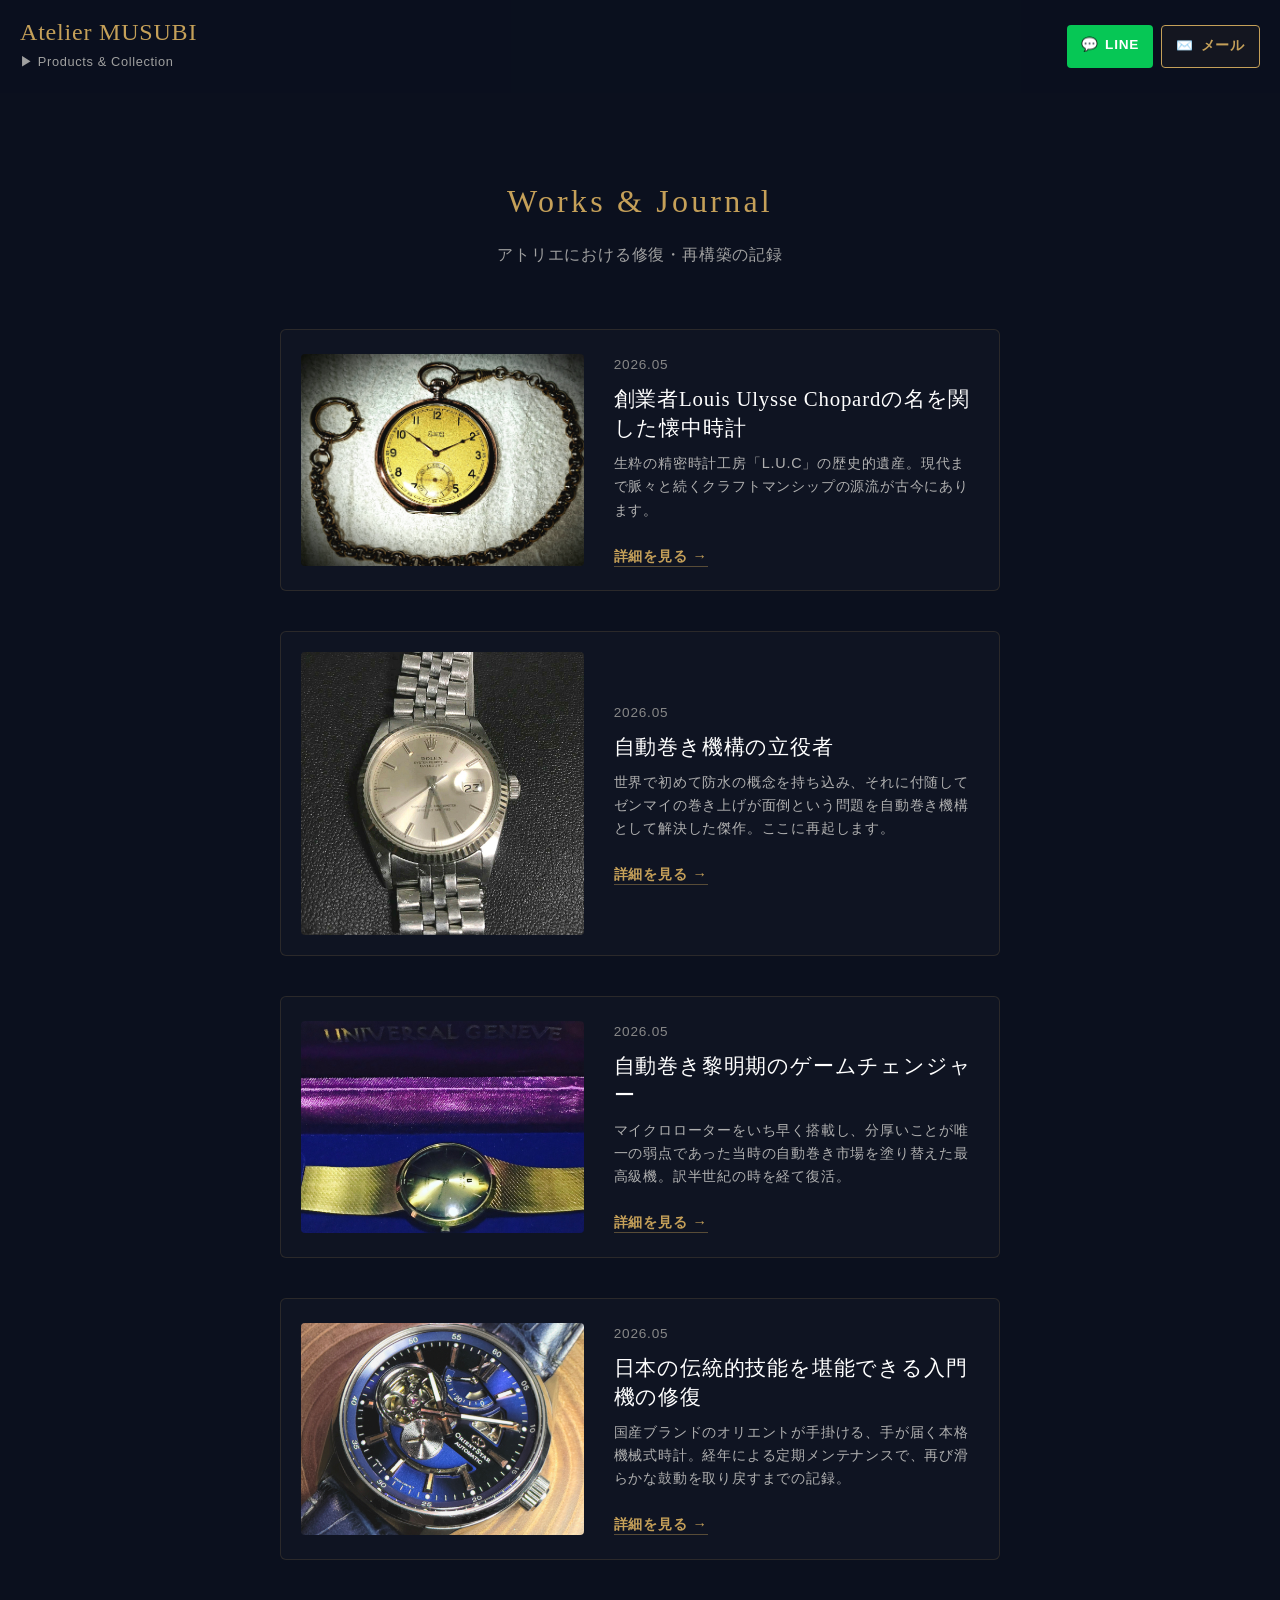
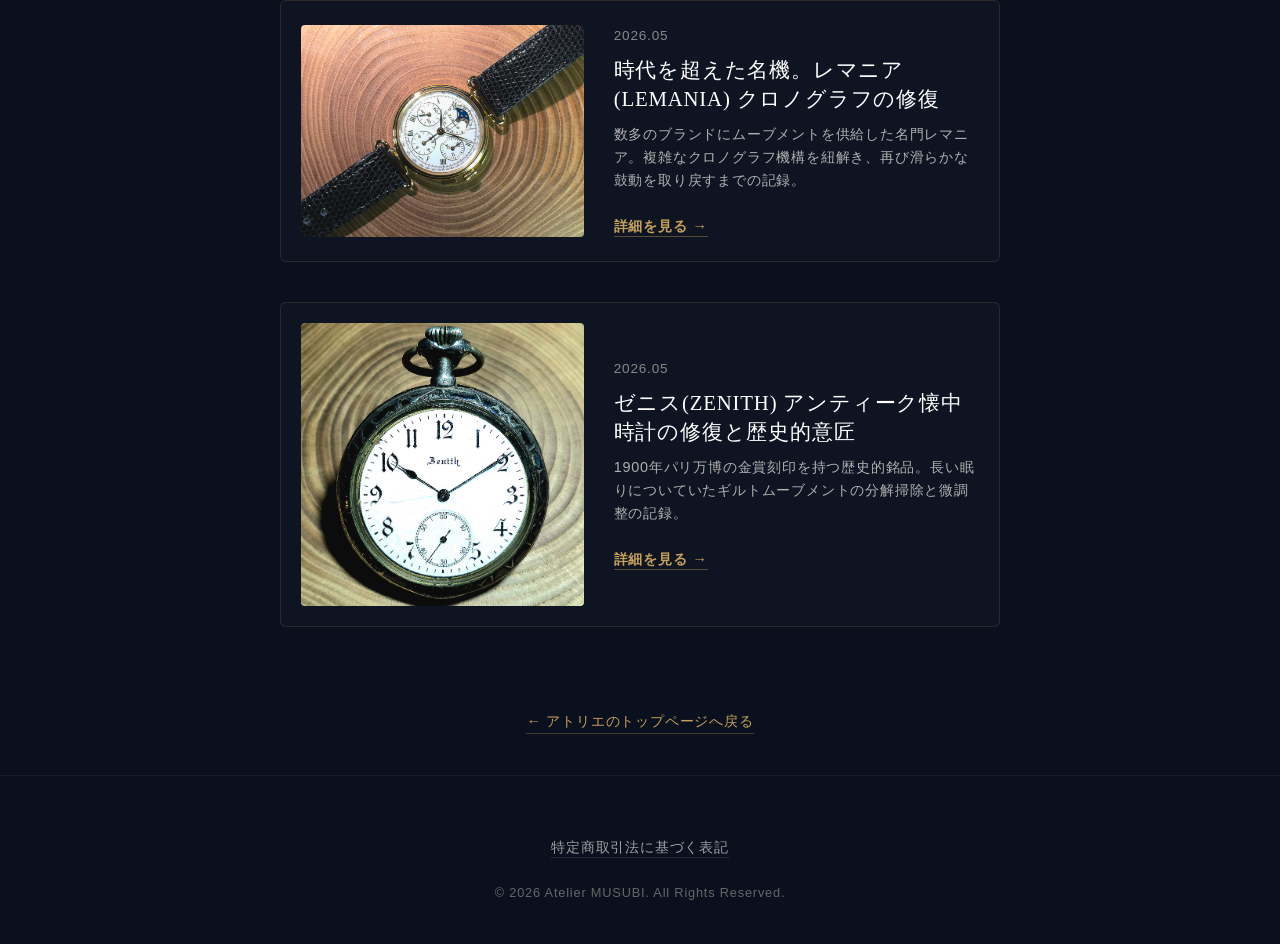
<file: works.html>
<!DOCTYPE html>
<html lang="ja">
<head>
    <meta charset="UTF-8">
    <meta name="viewport" content="width=device-width, initial-scale=1.0">
    <title>Works & Journal | Atelier MUSUBI</title>
    <link rel="stylesheet" href="css/style.css">
</head>
<body>

    <!-- 共通ヘッダー（全ページ差し替え用） -->
    <header class="header" style="display: flex; justify-content: space-between; align-items: center;">
        <div class="header-logo" style="display: flex; flex-direction: column; gap: 6px;">
            <h1 style="margin: 0; line-height: 1;"><a href="index.html" style="color: #c5a059; text-decoration: none;">Atelier MUSUBI</a></h1>
            <a href="products.html" style="color: #a0a0a0; text-decoration: none; font-size: 0.8rem; letter-spacing: 0.05em; transition: color 0.3s;" onmouseover="this.style.color='#c5a059';" onmouseout="this.style.color='#a0a0a0';">
                ▶ Products & Collection
            </a>
        </div>
        <div class="header-contact" style="display: flex; gap: 8px;">
            <a href="https://lin.ee/UCH9TGd" target="_blank" style="display: inline-block; padding: 8px 14px; background: #06c755; color: #fff; text-decoration: none; border-radius: 4px; font-size: 0.85rem; font-weight: bold; transition: opacity 0.3s;">
                <span style="margin-right: 2px;">💬</span> LINE
            </a>
            <a href="mailto:atelier.watch.musubi@gmail.com?subject=【Atelier MUSUBI】無料査定・修理のご相談&body=以下の項目をご記入の上、送信してください。写真をご添付いただけますと、よりスムーズな概算お見積りが可能です。%0D%0A%0D%0A■時計のブランド：%0D%0A%0D%0A■モデル名・型番：%0D%0A%0D%0A■現在の状態（止まっている、遅れるなど）：%0D%0A%0D%0A■その他ご相談事項：" style="display: inline-block; padding: 8px 14px; background: rgba(197, 160, 89, 0.05); border: 1px solid #c5a059; color: #c5a059; text-decoration: none; border-radius: 4px; font-size: 0.85rem; font-weight: bold; transition: all 0.3s;">
                <span style="margin-right: 2px;">✉️</span> メール
            </a>
        </div>
    </header>

    <main class="works-page" style="padding-top: 80px;">
        <h2 class="section-title">Works & Journal</h2>
        <p class="works-subtitle" style="text-align: center; color: #a0a0a0; margin-top: -30px; margin-bottom: 60px;">アトリエにおける修復・再構築の記録</p>

        <div class="works-grid-container" style="max-width: 800px; margin: 0 auto; padding: 0 20px; display: grid; gap: 40px;">
	<!-- Case 06: ショパール アンティークLUC懐中時計 -->
            <article class="works-summary-card" style="background: rgba(255, 255, 255, 0.02); border: 1px solid rgba(197, 160, 89, 0.15); border-radius: 6px; overflow: hidden; padding: 20px; display: flex; gap: 30px; flex-wrap: wrap; align-items: center;">
                <div class="card-thumbnail" style="flex: 1 1 250px; min-width: 250px;">
                    <img src="images/cases/case06/01.jpg" alt="ショパール懐中時計" style="width: 100%; height: auto; border-radius: 4px; display: block;">
                </div>
                <div class="card-info" style="flex: 2 1 300px;">
                    <span class="card-date" style="font-size: 0.85rem; color: #888;">2026.05</span>
                    <h3 class="card-item-title" style="font-size: 1.3rem; color: #ffffff; margin: 5px 0 10px; font-family: 'Yu Mincho', serif; font-weight: normal; line-height: 1.4;">
                        創業者Louis Ulysse Chopardの名を関した懐中時計
                    </h3>
                    <p class="card-excerpt" style="font-size: 0.9rem; color: #b0b0b0; line-height: 1.6; margin-bottom: 20px;">
                        生粋の精密時計工房「L.U.C」の歴史的遺産。現代まで脈々と続くクラフトマンシップの源流が古今にあります。
                    </p>
                    <a href="cases/case06.html" class="btn-read-more" style="color: #c5a059; text-decoration: none; font-size: 0.9rem; font-weight: bold; border-bottom: 1px solid rgba(197, 160, 89, 0.4); padding-bottom: 2px;">
                        詳細を見る →
                    </a>
                </div>
            </article>

	<!-- Case 05: ロレックスデイトジャスト1601 -->
            <article class="works-summary-card" style="background: rgba(255, 255, 255, 0.02); border: 1px solid rgba(197, 160, 89, 0.15); border-radius: 6px; overflow: hidden; padding: 20px; display: flex; gap: 30px; flex-wrap: wrap; align-items: center;">
                <div class="card-thumbnail" style="flex: 1 1 250px; min-width: 250px;">
                    <img src="images/cases/case05/01.jpg" alt="ロレックスデイトジャスト1601" style="width: 100%; height: auto; border-radius: 4px; display: block;">
                </div>
                <div class="card-info" style="flex: 2 1 300px;">
                    <span class="card-date" style="font-size: 0.85rem; color: #888;">2026.05</span>
                    <h3 class="card-item-title" style="font-size: 1.3rem; color: #ffffff; margin: 5px 0 10px; font-family: 'Yu Mincho', serif; font-weight: normal; line-height: 1.4;">
                        自動巻き機構の立役者
                    </h3>
                    <p class="card-excerpt" style="font-size: 0.9rem; color: #b0b0b0; line-height: 1.6; margin-bottom: 20px;">
                        世界で初めて防水の概念を持ち込み、それに付随してゼンマイの巻き上げが面倒という問題を自動巻き機構として解決した傑作。ここに再起します。
                    </p>
                    <a href="cases/case05.html" class="btn-read-more" style="color: #c5a059; text-decoration: none; font-size: 0.9rem; font-weight: bold; border-bottom: 1px solid rgba(197, 160, 89, 0.4); padding-bottom: 2px;">
                        詳細を見る →
                    </a>
                </div>
            </article>

	 <!-- Case 04: ユニバーサルジュネーブ -->
            <article class="works-summary-card" style="background: rgba(255, 255, 255, 0.02); border: 1px solid rgba(197, 160, 89, 0.15); border-radius: 6px; overflow: hidden; padding: 20px; display: flex; gap: 30px; flex-wrap: wrap; align-items: center;">
                <div class="card-thumbnail" style="flex: 1 1 250px; min-width: 250px;">
                    <img src="images/cases/case04/01.jpg" alt="ユニバーサルジュネーブ" style="width: 100%; height: auto; border-radius: 4px; display: block;">
                </div>
                <div class="card-info" style="flex: 2 1 300px;">
                    <span class="card-date" style="font-size: 0.85rem; color: #888;">2026.05</span>
                    <h3 class="card-item-title" style="font-size: 1.3rem; color: #ffffff; margin: 5px 0 10px; font-family: 'Yu Mincho', serif; font-weight: normal; line-height: 1.4;">
                        自動巻き黎明期のゲームチェンジャー
                    </h3>
                    <p class="card-excerpt" style="font-size: 0.9rem; color: #b0b0b0; line-height: 1.6; margin-bottom: 20px;">
                        マイクロローターをいち早く搭載し、分厚いことが唯一の弱点であった当時の自動巻き市場を塗り替えた最高級機。訳半世紀の時を経て復活。
                    </p>
                    <a href="cases/case04.html" class="btn-read-more" style="color: #c5a059; text-decoration: none; font-size: 0.9rem; font-weight: bold; border-bottom: 1px solid rgba(197, 160, 89, 0.4); padding-bottom: 2px;">
                        詳細を見る →
                    </a>
                </div>
            </article>

	   <!-- Case 03: オリエントスター -->
            <article class="works-summary-card" style="background: rgba(255, 255, 255, 0.02); border: 1px solid rgba(197, 160, 89, 0.15); border-radius: 6px; overflow: hidden; padding: 20px; display: flex; gap: 30px; flex-wrap: wrap; align-items: center;">
                <div class="card-thumbnail" style="flex: 1 1 250px; min-width: 250px;">
                    <img src="images/cases/case03/01.jpg" alt="オリエントスタープレステージ" style="width: 100%; height: auto; border-radius: 4px; display: block;">
                </div>
                <div class="card-info" style="flex: 2 1 300px;">
                    <span class="card-date" style="font-size: 0.85rem; color: #888;">2026.05</span>
                    <h3 class="card-item-title" style="font-size: 1.3rem; color: #ffffff; margin: 5px 0 10px; font-family: 'Yu Mincho', serif; font-weight: normal; line-height: 1.4;">
                        日本の伝統的技能を堪能できる入門機の修復
                    </h3>
                    <p class="card-excerpt" style="font-size: 0.9rem; color: #b0b0b0; line-height: 1.6; margin-bottom: 20px;">
                        国産ブランドのオリエントが手掛ける、手が届く本格機械式時計。経年による定期メンテナンスで、再び滑らかな鼓動を取り戻すまでの記録。
                    </p>
                    <a href="cases/case03.html" class="btn-read-more" style="color: #c5a059; text-decoration: none; font-size: 0.9rem; font-weight: bold; border-bottom: 1px solid rgba(197, 160, 89, 0.4); padding-bottom: 2px;">
                        詳細を見る →
                    </a>
                </div>
            </article>

            <!-- Case 02: レマニア -->
            <article class="works-summary-card" style="background: rgba(255, 255, 255, 0.02); border: 1px solid rgba(197, 160, 89, 0.15); border-radius: 6px; overflow: hidden; padding: 20px; display: flex; gap: 30px; flex-wrap: wrap; align-items: center;">
                <div class="card-thumbnail" style="flex: 1 1 250px; min-width: 250px;">
                    <img src="images/cases/case02/01.jpg" alt="レマニア クロノグラフ" style="width: 100%; height: auto; border-radius: 4px; display: block;">
                </div>
                <div class="card-info" style="flex: 2 1 300px;">
                    <span class="card-date" style="font-size: 0.85rem; color: #888;">2026.05</span>
                    <h3 class="card-item-title" style="font-size: 1.3rem; color: #ffffff; margin: 5px 0 10px; font-family: 'Yu Mincho', serif; font-weight: normal; line-height: 1.4;">
                        時代を超えた名機。レマニア(LEMANIA) クロノグラフの修復
                    </h3>
                    <p class="card-excerpt" style="font-size: 0.9rem; color: #b0b0b0; line-height: 1.6; margin-bottom: 20px;">
                        数多のブランドにムーブメントを供給した名門レマニア。複雑なクロノグラフ機構を紐解き、再び滑らかな鼓動を取り戻すまでの記録。
                    </p>
                    <a href="cases/case02.html" class="btn-read-more" style="color: #c5a059; text-decoration: none; font-size: 0.9rem; font-weight: bold; border-bottom: 1px solid rgba(197, 160, 89, 0.4); padding-bottom: 2px;">
                        詳細を見る →
                    </a>
                </div>
            </article>

            <!-- Case 01: ゼニス -->
            <article class="works-summary-card" style="background: rgba(255, 255, 255, 0.02); border: 1px solid rgba(197, 160, 89, 0.15); border-radius: 6px; overflow: hidden; padding: 20px; display: flex; gap: 30px; flex-wrap: wrap; align-items: center;">
                <div class="card-thumbnail" style="flex: 1 1 250px; min-width: 250px;">
                    <img src="images/cases/case01/01.jpg" alt="ゼニス アンティーク懐中時計" style="width: 100%; height: auto; border-radius: 4px; display: block;">
                </div>
                <div class="card-info" style="flex: 2 1 300px;">
                    <span class="card-date" style="font-size: 0.85rem; color: #888;">2026.05</span>
                    <h3 class="card-item-title" style="font-size: 1.3rem; color: #ffffff; margin: 5px 0 10px; font-family: 'Yu Mincho', serif; font-weight: normal; line-height: 1.4;">
                        ゼニス(ZENITH) アンティーク懐中時計の修復と歴史的意匠
                    </h3>
                    <p class="card-excerpt" style="font-size: 0.9rem; color: #b0b0b0; line-height: 1.6; margin-bottom: 20px;">
                        1900年パリ万博の金賞刻印を持つ歴史的銘品。長い眠りについていたギルトムーブメントの分解掃除と微調整の記録。
                    </p>
                    <a href="cases/case01.html" class="btn-read-more" style="color: #c5a059; text-decoration: none; font-size: 0.9rem; font-weight: bold; border-bottom: 1px solid rgba(197, 160, 89, 0.4); padding-bottom: 2px;">
                        詳細を見る →
                    </a>
                </div>
            </article>

        </div>
        
        <div style="text-align: center; margin: 80px 0 40px;">
            <a href="index.html" style="color: #c5a059; text-decoration: none; font-size: 0.9rem; border-bottom: 1px solid rgba(197, 160, 89, 0.3); padding-bottom: 4px;">← アトリエのトップページへ戻る</a>
        </div>
    </main>

    <footer class="footer" style="text-align: center; padding: 60px 0 40px; color: #666; font-size: 0.8rem; border-top: 1px solid rgba(255,255,255,0.05);">
        <div style="margin-bottom: 20px;">
            <a href="law.html" style="color: #a0a0a0; text-decoration: none; font-size: 0.85rem; border-bottom: 1px solid rgba(255,255,255,0.1); padding-bottom: 2px; transition: color 0.3s;" onmouseover="this.style.color='#c5a059';" onmouseout="this.style.color='#a0a0a0';">
                特定商取引法に基づく表記
            </a>
        </div>
        <p>&copy; 2026 Atelier MUSUBI. All Rights Reserved.</p>
    </footer>

</body>
</html>
</file>
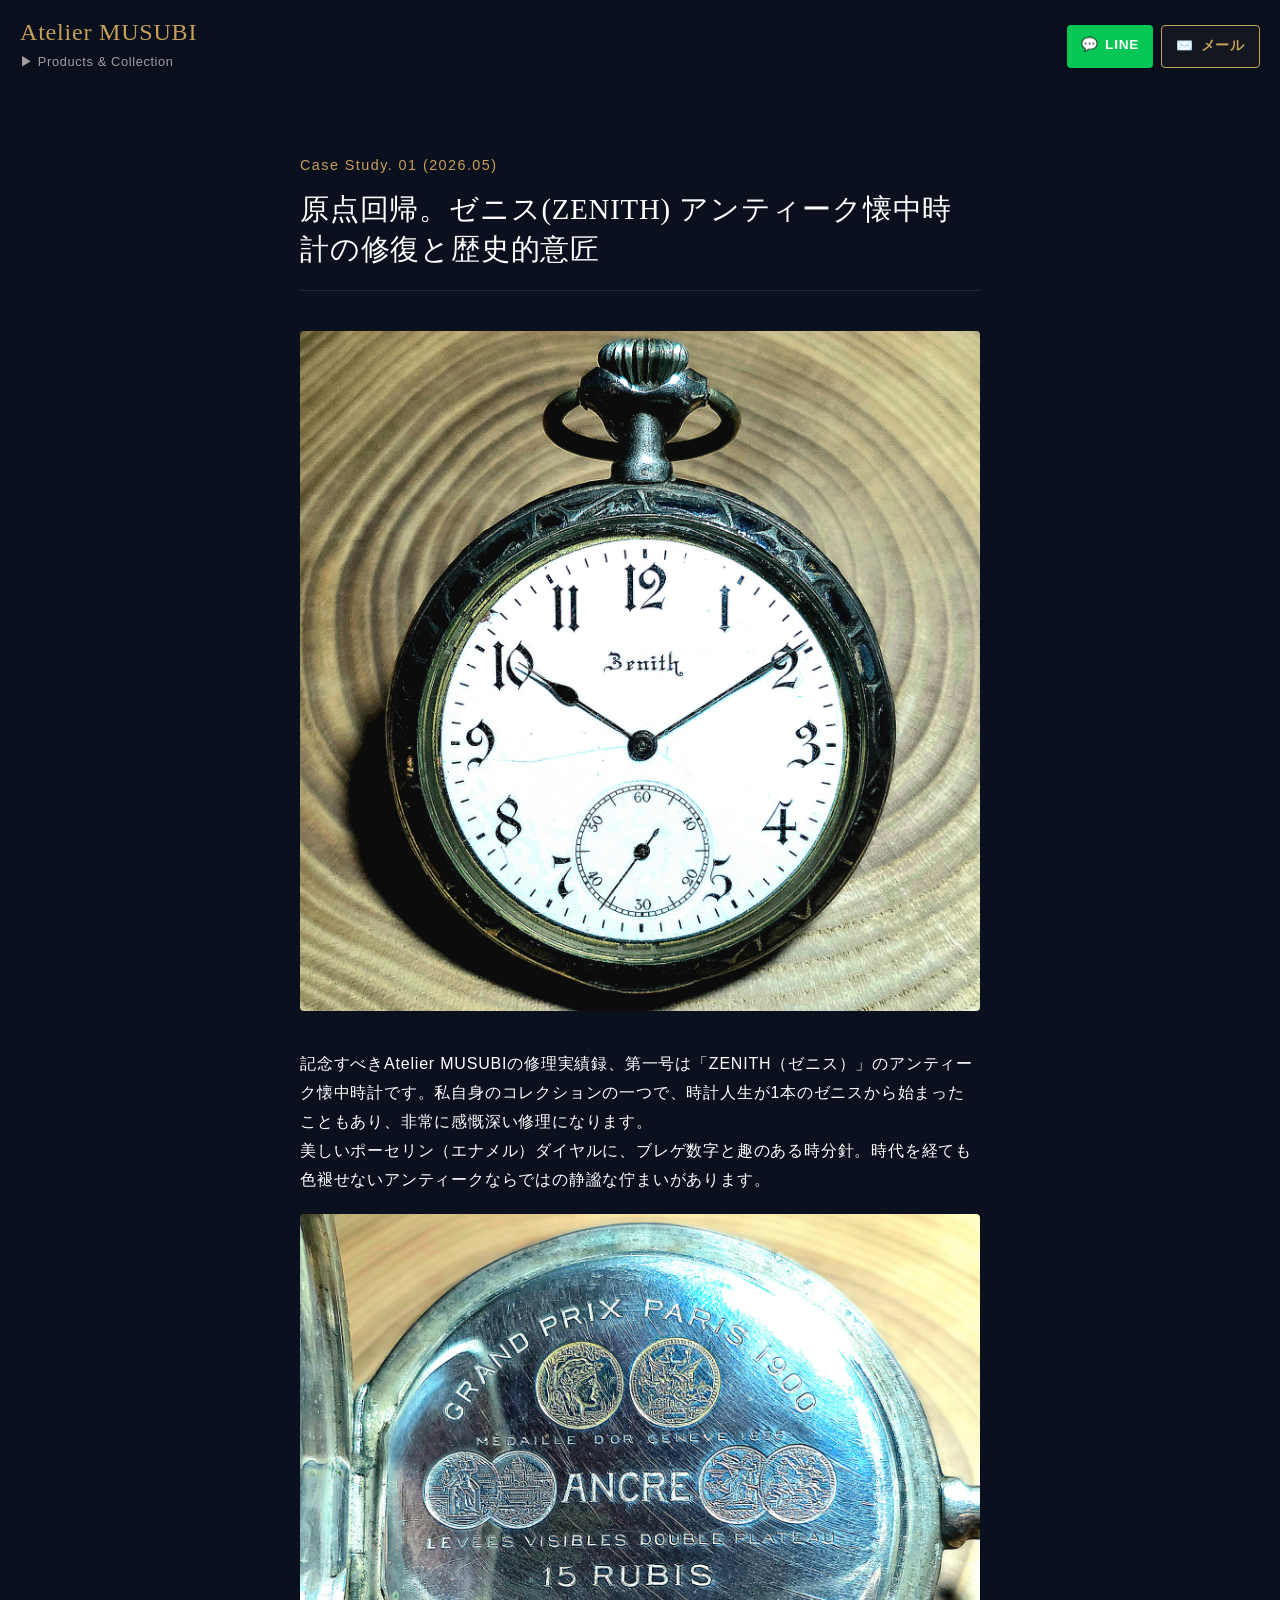
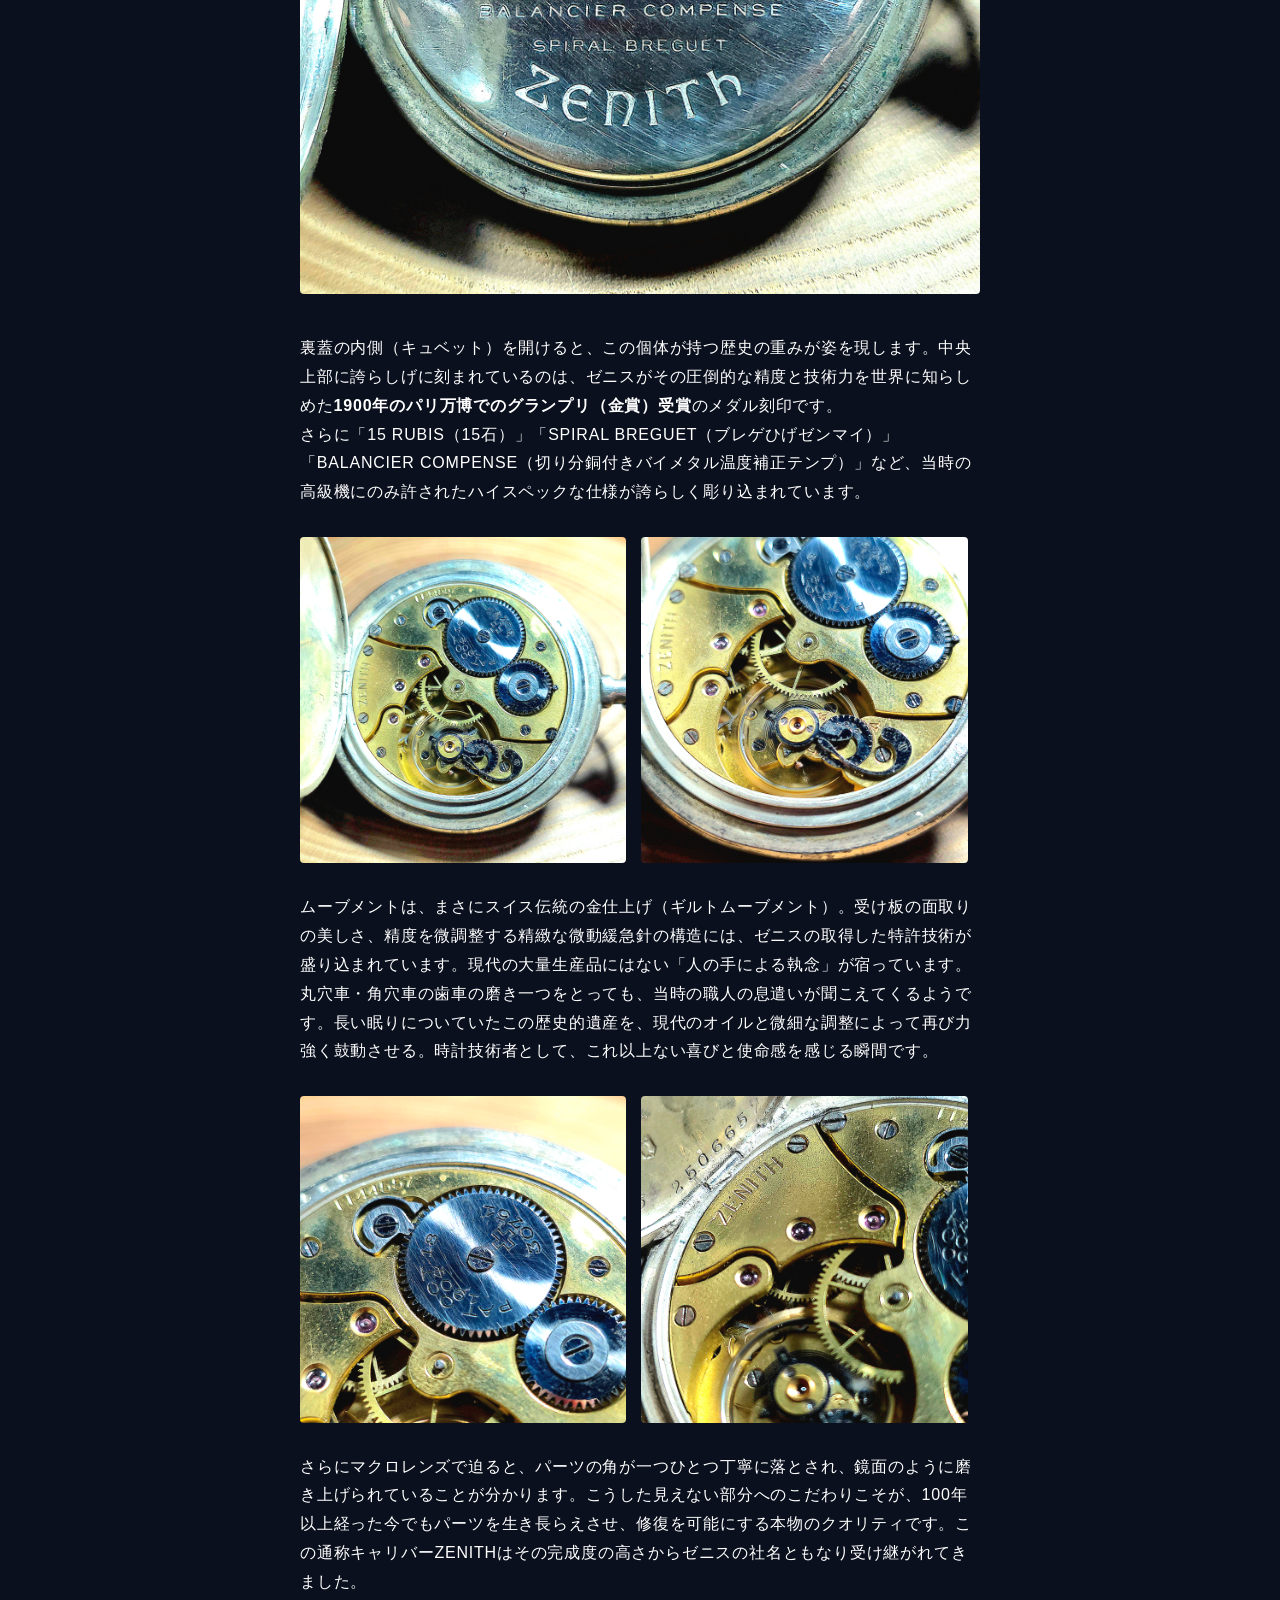
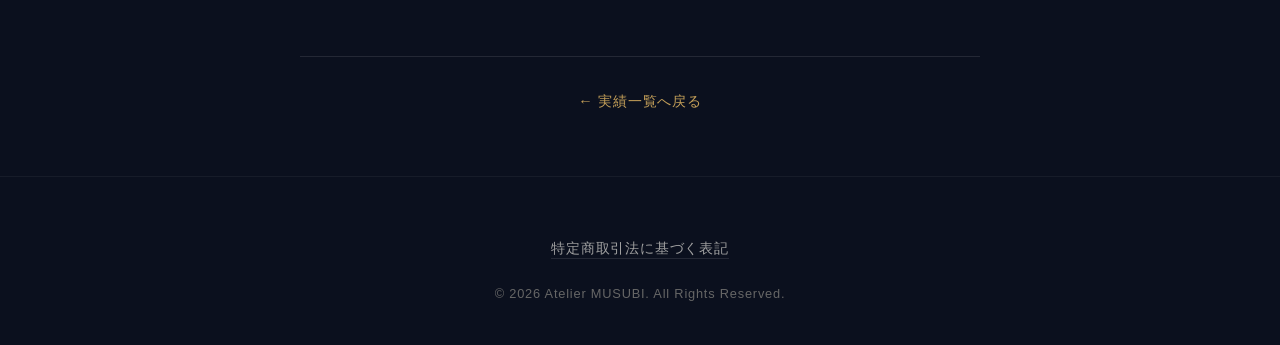
<file: cases/case01.html>
<!DOCTYPE html>
<html lang="ja">
<head>
    <meta charset="UTF-8">
    <meta name="viewport" content="width=device-width, initial-scale=1.0">
    <title>Case.01 ゼニス アンティーク懐中時計修復 | Atelier MUSUBI</title>
    <link rel="stylesheet" href="../css/style.css">
</head>
<body>

   <!-- 共通ヘッダー（全ページ差し替え用） -->
    <header class="header" style="display: flex; justify-content: space-between; align-items: center;">
        <div class="header-logo" style="display: flex; flex-direction: column; gap: 6px;">
            <h1 style="margin: 0; line-height: 1;"><a href="index.html" style="color: #c5a059; text-decoration: none;">Atelier MUSUBI</a></h1>
            <a href="products.html" style="color: #a0a0a0; text-decoration: none; font-size: 0.8rem; letter-spacing: 0.05em; transition: color 0.3s;" onmouseover="this.style.color='#c5a059';" onmouseout="this.style.color='#a0a0a0';">
                ▶ Products & Collection
            </a>
        </div>
        <div class="header-contact" style="display: flex; gap: 8px;">
            <a href="https://lin.ee/UCH9TGd" target="_blank" style="display: inline-block; padding: 8px 14px; background: #06c755; color: #fff; text-decoration: none; border-radius: 4px; font-size: 0.85rem; font-weight: bold; transition: opacity 0.3s;">
                <span style="margin-right: 2px;">💬</span> LINE
            </a>
            <a href="mailto:atelier.watch.musubi@gmail.com?subject=【Atelier MUSUBI】無料査定・修理のご相談&body=以下の項目をご記入の上、送信してください。写真をご添付いただけますと、よりスムーズな概算お見積りが可能です。%0D%0A%0D%0A■時計のブランド：%0D%0A%0D%0A■モデル名・型番：%0D%0A%0D%0A■現在の状態（止まっている、遅れるなど）：%0D%0A%0D%0A■その他ご相談事項：" style="display: inline-block; padding: 8px 14px; background: rgba(197, 160, 89, 0.05); border: 1px solid #c5a059; color: #c5a059; text-decoration: none; border-radius: 4px; font-size: 0.85rem; font-weight: bold; transition: all 0.3s;">
                <span style="margin-right: 2px;">✉️</span> メール
            </a>
        </div>
    </header>

    <main class="case-detail-page" style="max-width: 720px; margin: 0 auto; padding: 60px 20px;">
        <div class="detail-header" style="border-bottom: 1px solid rgba(255,255,255,0.1); margin-bottom: 40px; padding-bottom: 20px;">
            <span style="color: #c5a059; font-size: 0.9rem; letter-spacing: 0.1em; display: block; margin-bottom: 10px;">Case Study. 01 (2026.05)</span>
            <h2 style="font-size: 1.8rem; line-height: 1.4; font-family: 'Yu Mincho', serif; font-weight: normal;">原点回帰。ゼニス(ZENITH) アンティーク懐中時計の修復と歴史的意匠</h2>
        </div>

        <div class="detail-body">
            <img src="../images/cases/case01/01.jpg" alt="ゼニス アンティーク懐中時計" style="width:100%; border-radius:4px; margin-bottom:30px;">
            <p class="journal-paragraph">記念すべきAtelier MUSUBIの修理実績録、第一号は「ZENITH（ゼニス）」のアンティーク懐中時計です。私自身のコレクションの一つで、時計人生が1本のゼニスから始まったこともあり、非常に感慨深い修理になります。</p>
            <p class="journal-paragraph">美しいポーセリン（エナメル）ダイヤルに、ブレゲ数字と趣のある時分針。時代を経ても色褪せないアンティークならではの静謐な佇まいがあります。</p>

            <img src="../images/cases/case01/02.jpg" alt="ゼニス キュベット刻印" style="width:100%; border-radius:4px; margin-bottom:30px; margin-top:20px;">
            <p class="journal-paragraph">裏蓋の内側（キュベット）を開けると、この個体が持つ歴史の重みが姿を現します。中央上部に誇らしげに刻まれているのは、ゼニスがその圧倒的な精度と技術力を世界に知らしめた<b>1900年のパリ万博でのグランプリ（金賞）受賞</b>のメダル刻印です。</p>
            <p class="journal-paragraph">さらに「15 RUBIS（15石）」「SPIRAL BREGUET（ブレゲひげゼンマイ）」「BALANCIER COMPENSE（切り分銅付きバイメタル温度補正テンプ）」など、当時の高級機にのみ許されたハイスペックな仕様が誇らしく彫り込まれています。</p>

            <div style="display: flex; gap: 15px; margin: 30px 0;">
                <img src="../images/cases/case01/03.jpg" alt="ゼニス ムーブメント" style="width: 48%; border-radius: 4px; height: auto;">
                <img src="../images/cases/case01/04.jpg" alt="ゼニス テンプ周り" style="width: 48%; border-radius: 4px; height: auto;">
            </div>
            <p class="journal-paragraph">ムーブメントは、まさにスイス伝統の金仕上げ（ギルトムーブメント）。受け板の面取りの美しさ、精度を微調整する精緻な微動緩急針の構造には、ゼニスの取得した特許技術が盛り込まれています。現代の大量生産品にはない「人の手による執念」が宿っています。</p>
            <p class="journal-paragraph">丸穴車・角穴車の歯車の磨き一つをとっても、当時の職人の息遣いが聞こえてくるようです。長い眠りについていたこの歴史的遺産を、現代のオイルと微細な調整によって再び力強く鼓動させる。時計技術者として、これ以上ない喜びと使命感を感じる瞬間です。</p>

            <div style="display: flex; gap: 15px; margin: 30px 0;">
                <img src="../images/cases/case01/05.jpg" alt="ゼニス 刻印拡大" style="width: 48%; border-radius: 4px; height: auto;">
                <img src="../images/cases/case01/06.jpg" alt="ゼニス 歯車拡大" style="width: 48%; border-radius: 4px; height: auto;">
            </div>
            <p class="journal-paragraph">さらにマクロレンズで迫ると、パーツの角が一つひとつ丁寧に落とされ、鏡面のように磨き上げられていることが分かります。こうした見えない部分へのこだわりこそが、100年以上経った今でもパーツを生き長らえさせ、修復を可能にする本物のクオリティです。この通称キャリバーZENITHはその完成度の高さからゼニスの社名ともなり受け継がれてきました。</p>
        </div>

        <div style="text-align: center; margin-top: 60px; border-top: 1px solid rgba(255,255,255,0.1); padding-top: 30px;">
            <a href="../works.html" style="color: #c5a059; text-decoration: none; font-size: 0.9rem;">← 実績一覧へ戻る</a>
        </div>
    </main>

    <footer class="footer" style="text-align: center; padding: 60px 0 40px; color: #666; font-size: 0.8rem; border-top: 1px solid rgba(255,255,255,0.05);">
        <div style="margin-bottom: 20px;">
            <a href="../law.html" style="color: #a0a0a0; text-decoration: none; font-size: 0.85rem; border-bottom: 1px solid rgba(255,255,255,0.1); padding-bottom: 2px; transition: color 0.3s;" onmouseover="this.style.color='#c5a059';" onmouseout="this.style.color='#a0a0a0';">
                特定商取引法に基づく表記
            </a>
        </div>
        <p>&copy; 2026 Atelier MUSUBI. All Rights Reserved.</p>
    </footer>

</body>
</html>
</file>
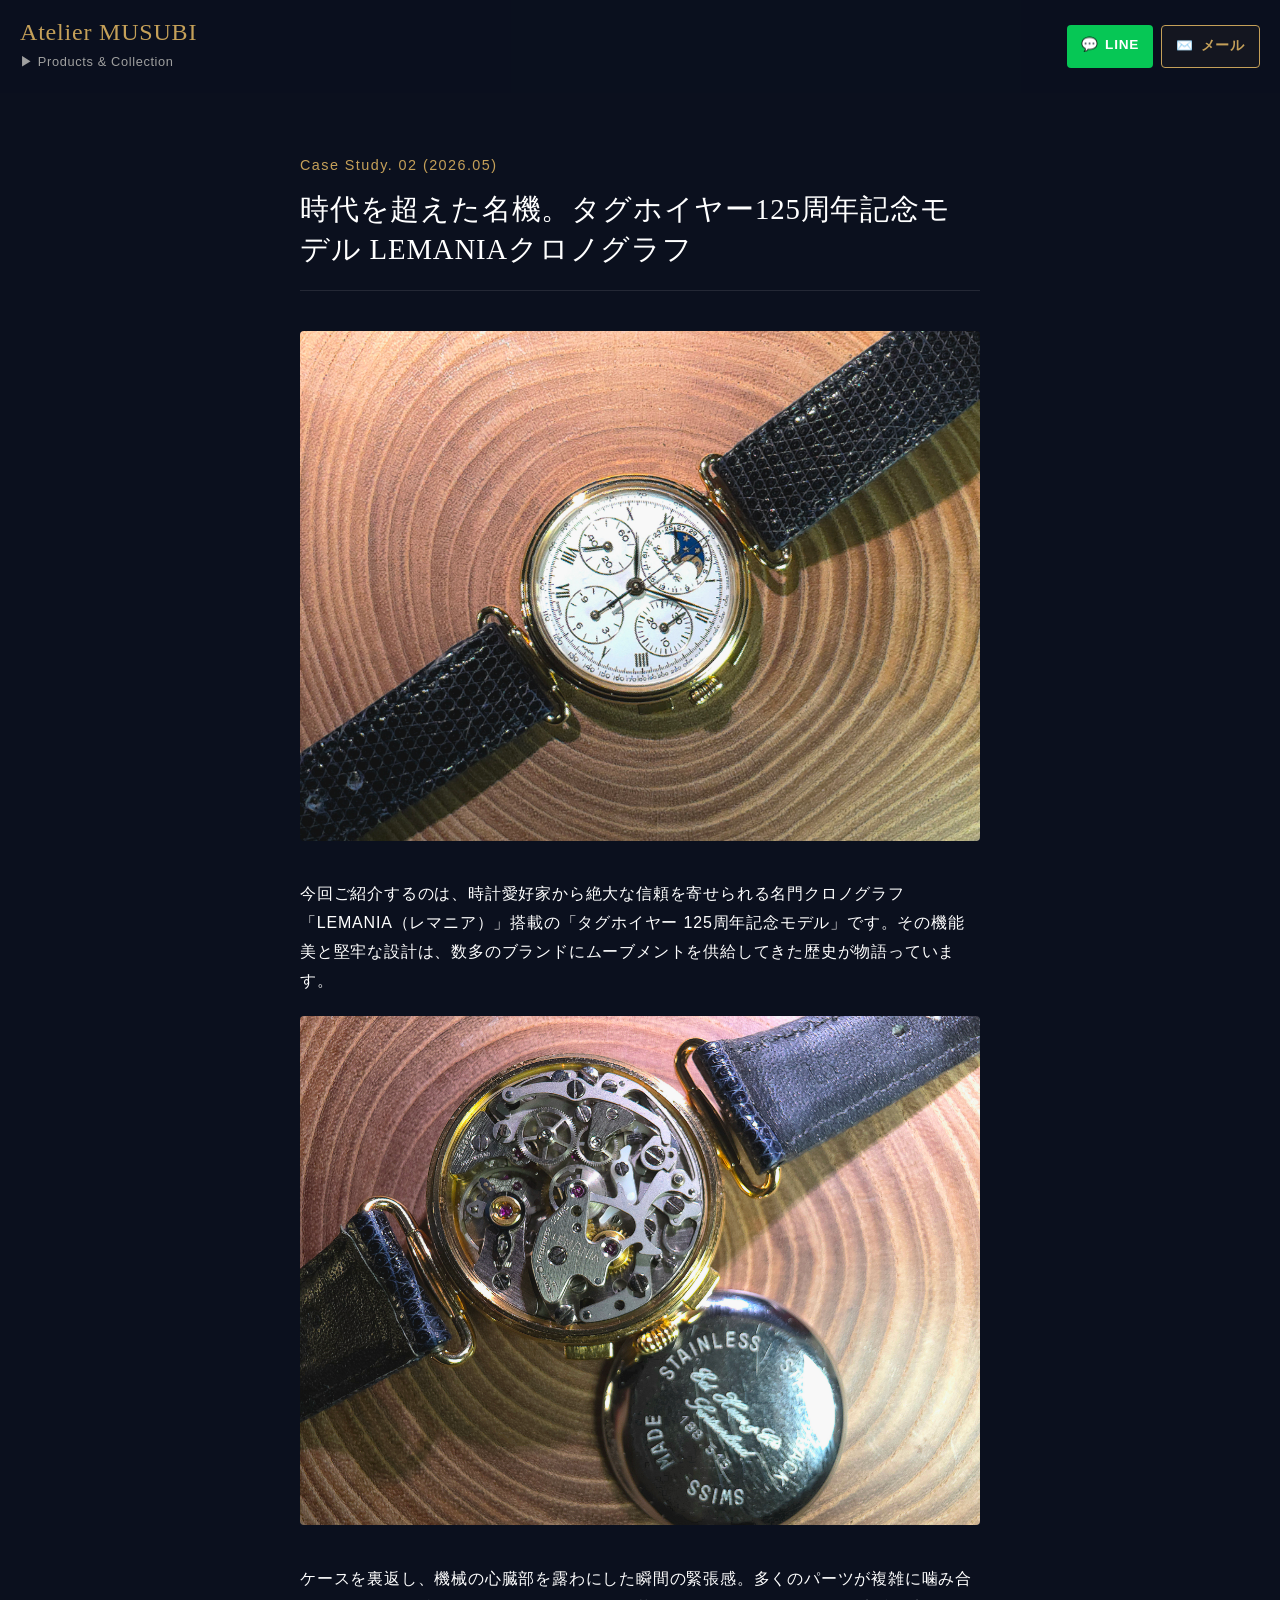
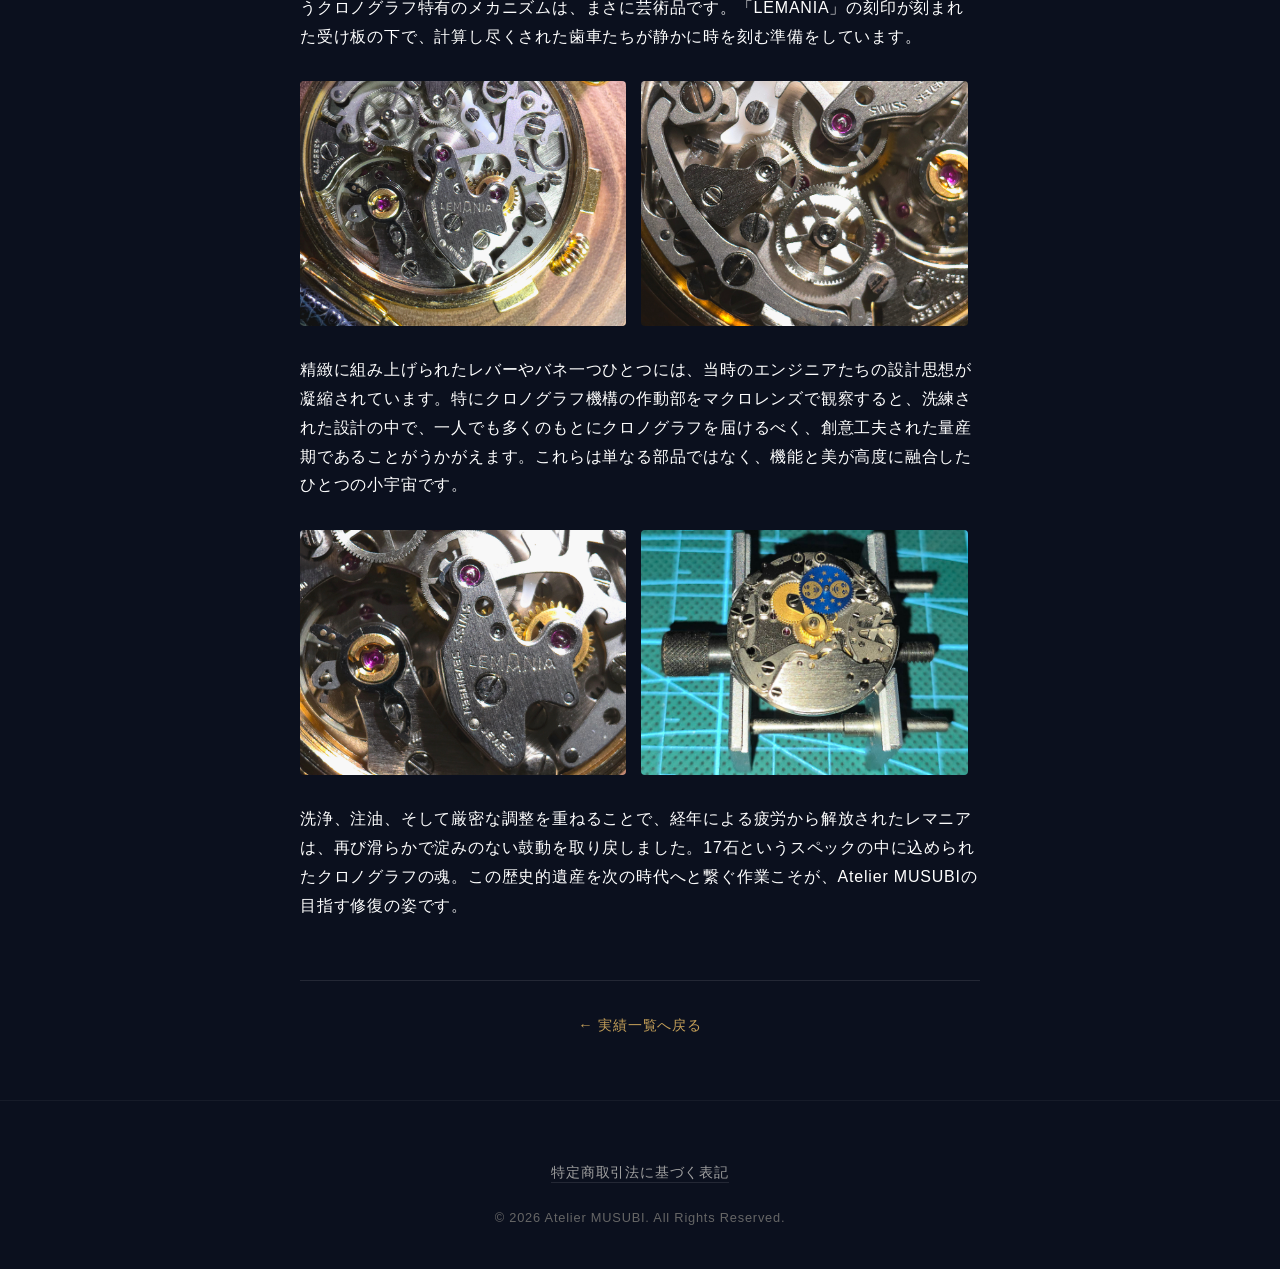
<file: cases/case02.html>
<!DOCTYPE html>
<html lang="ja">
<head>
    <meta charset="UTF-8">
    <meta name="viewport" content="width=device-width, initial-scale=1.0">
    <title>Case.02 レマニア(LEMANIA) クロノグラフ修復 | Atelier MUSUBI</title>
    <link rel="stylesheet" href="../css/style.css">
</head>
<body>

    <!-- 共通ヘッダー（全ページ差し替え用） -->
    <header class="header" style="display: flex; justify-content: space-between; align-items: center;">
        <div class="header-logo" style="display: flex; flex-direction: column; gap: 6px;">
            <h1 style="margin: 0; line-height: 1;"><a href="index.html" style="color: #c5a059; text-decoration: none;">Atelier MUSUBI</a></h1>
            <a href="products.html" style="color: #a0a0a0; text-decoration: none; font-size: 0.8rem; letter-spacing: 0.05em; transition: color 0.3s;" onmouseover="this.style.color='#c5a059';" onmouseout="this.style.color='#a0a0a0';">
                ▶ Products & Collection
            </a>
        </div>
        <div class="header-contact" style="display: flex; gap: 8px;">
            <a href="https://lin.ee/UCH9TGd" target="_blank" style="display: inline-block; padding: 8px 14px; background: #06c755; color: #fff; text-decoration: none; border-radius: 4px; font-size: 0.85rem; font-weight: bold; transition: opacity 0.3s;">
                <span style="margin-right: 2px;">💬</span> LINE
            </a>
            <a href="mailto:atelier.watch.musubi@gmail.com?subject=【Atelier MUSUBI】無料査定・修理のご相談&body=以下の項目をご記入の上、送信してください。写真をご添付いただけますと、よりスムーズな概算お見積りが可能です。%0D%0A%0D%0A■時計のブランド：%0D%0A%0D%0A■モデル名・型番：%0D%0A%0D%0A■現在の状態（止まっている、遅れるなど）：%0D%0A%0D%0A■その他ご相談事項：" style="display: inline-block; padding: 8px 14px; background: rgba(197, 160, 89, 0.05); border: 1px solid #c5a059; color: #c5a059; text-decoration: none; border-radius: 4px; font-size: 0.85rem; font-weight: bold; transition: all 0.3s;">
                <span style="margin-right: 2px;">✉️</span> メール
            </a>
        </div>
    </header>

    <main class="case-detail-page" style="max-width: 720px; margin: 0 auto; padding: 60px 20px;">
        <div class="detail-header" style="border-bottom: 1px solid rgba(255,255,255,0.1); margin-bottom: 40px; padding-bottom: 20px;">
            <span style="color: #c5a059; font-size: 0.9rem; letter-spacing: 0.1em; display: block; margin-bottom: 10px;">Case Study. 02 (2026.05)</span>
            <h2 style="font-size: 1.8rem; line-height: 1.4; font-family: 'Yu Mincho', serif; font-weight: normal;">時代を超えた名機。タグホイヤー125周年記念モデル LEMANIAクロノグラフ</h2>
        </div>

        <div class="detail-body">
            <img src="../images/cases/case02/01.jpg" alt="レマニア クロノグラフ" style="width:100%; border-radius:4px; margin-bottom:30px;">
            <p class="journal-paragraph">今回ご紹介するのは、時計愛好家から絶大な信頼を寄せられる名門クロノグラフ「LEMANIA（レマニア）」搭載の「タグホイヤー 125周年記念モデル」です。その機能美と堅牢な設計は、数多のブランドにムーブメントを供給してきた歴史が物語っています。</p>

            <img src="../images/cases/case02/02.jpg" alt="ムーブメント全景" style="width:100%; border-radius:4px; margin-bottom:30px; margin-top:20px;">
            <p class="journal-paragraph">ケースを裏返し、機械の心臓部を露わにした瞬間の緊張感。多くのパーツが複雑に噛み合うクロノグラフ特有のメカニズムは、まさに芸術品です。「LEMANIA」の刻印が刻まれた受け板の下で、計算し尽くされた歯車たちが静かに時を刻む準備をしています。</p>

            <div style="display: flex; gap: 15px; margin: 30px 0;">
                <img src="../images/cases/case02/03.jpg" alt="ムーブメント拡大" style="width: 48%; border-radius: 4px; height: auto;">
                <img src="../images/cases/case02/04.jpg" alt="クロノグラフ機構詳細" style="width: 48%; border-radius: 4px; height: auto;">
            </div>
            <p class="journal-paragraph">精緻に組み上げられたレバーやバネ一つひとつには、当時のエンジニアたちの設計思想が凝縮されています。特にクロノグラフ機構の作動部をマクロレンズで観察すると、洗練された設計の中で、一人でも多くのもとにクロノグラフを届けるべく、創意工夫された量産期であることがうかがえます。これらは単なる部品ではなく、機能と美が高度に融合したひとつの小宇宙です。</p>

            <div style="display: flex; gap: 15px; margin: 30px 0;">
                <img src="../images/cases/case02/05.jpg" alt="ムーブメント詳細" style="width: 48%; border-radius: 4px; height: auto;">
                <img src="../images/cases/case02/06.jpg" alt="テンプ周り拡大" style="width: 48%; border-radius: 4px; height: auto;">
            </div>
            <p class="journal-paragraph">洗浄、注油、そして厳密な調整を重ねることで、経年による疲労から解放されたレマニアは、再び滑らかで淀みのない鼓動を取り戻しました。17石というスペックの中に込められたクロノグラフの魂。この歴史的遺産を次の時代へと繋ぐ作業こそが、Atelier MUSUBIの目指す修復の姿です。</p>
        </div>

        <div style="text-align: center; margin-top: 60px; border-top: 1px solid rgba(255,255,255,0.1); padding-top: 30px;">
            <a href="../works.html" style="color: #c5a059; text-decoration: none; font-size: 0.9rem;">← 実績一覧へ戻る</a>
        </div>
    </main>

    <footer class="footer" style="text-align: center; padding: 60px 0 40px; color: #666; font-size: 0.8rem; border-top: 1px solid rgba(255,255,255,0.05);">
        <div style="margin-bottom: 20px;">
            <a href="../law.html" style="color: #a0a0a0; text-decoration: none; font-size: 0.85rem; border-bottom: 1px solid rgba(255,255,255,0.1); padding-bottom: 2px; transition: color 0.3s;" onmouseover="this.style.color='#c5a059';" onmouseout="this.style.color='#a0a0a0';">
                特定商取引法に基づく表記
            </a>
        </div>
        <p>&copy; 2026 Atelier MUSUBI. All Rights Reserved.</p>
    </footer>

</body>
</html>
</file>
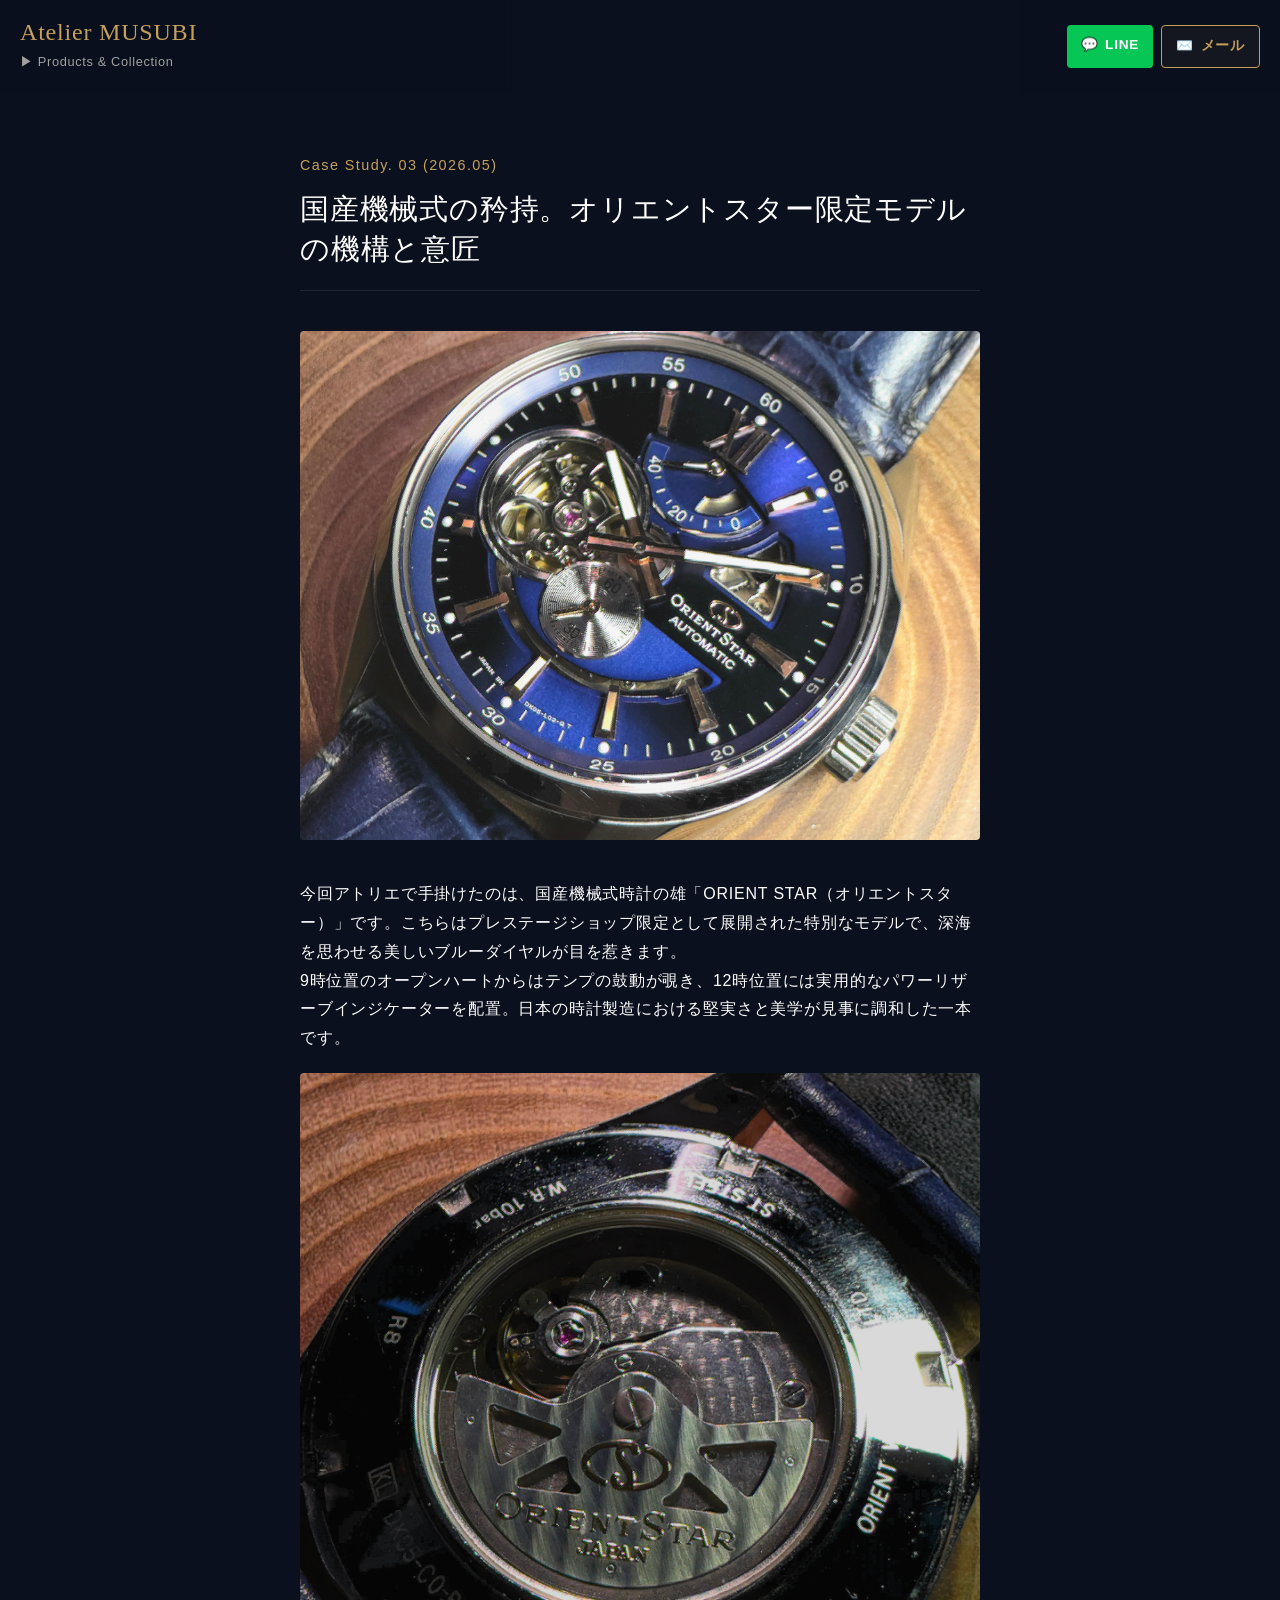
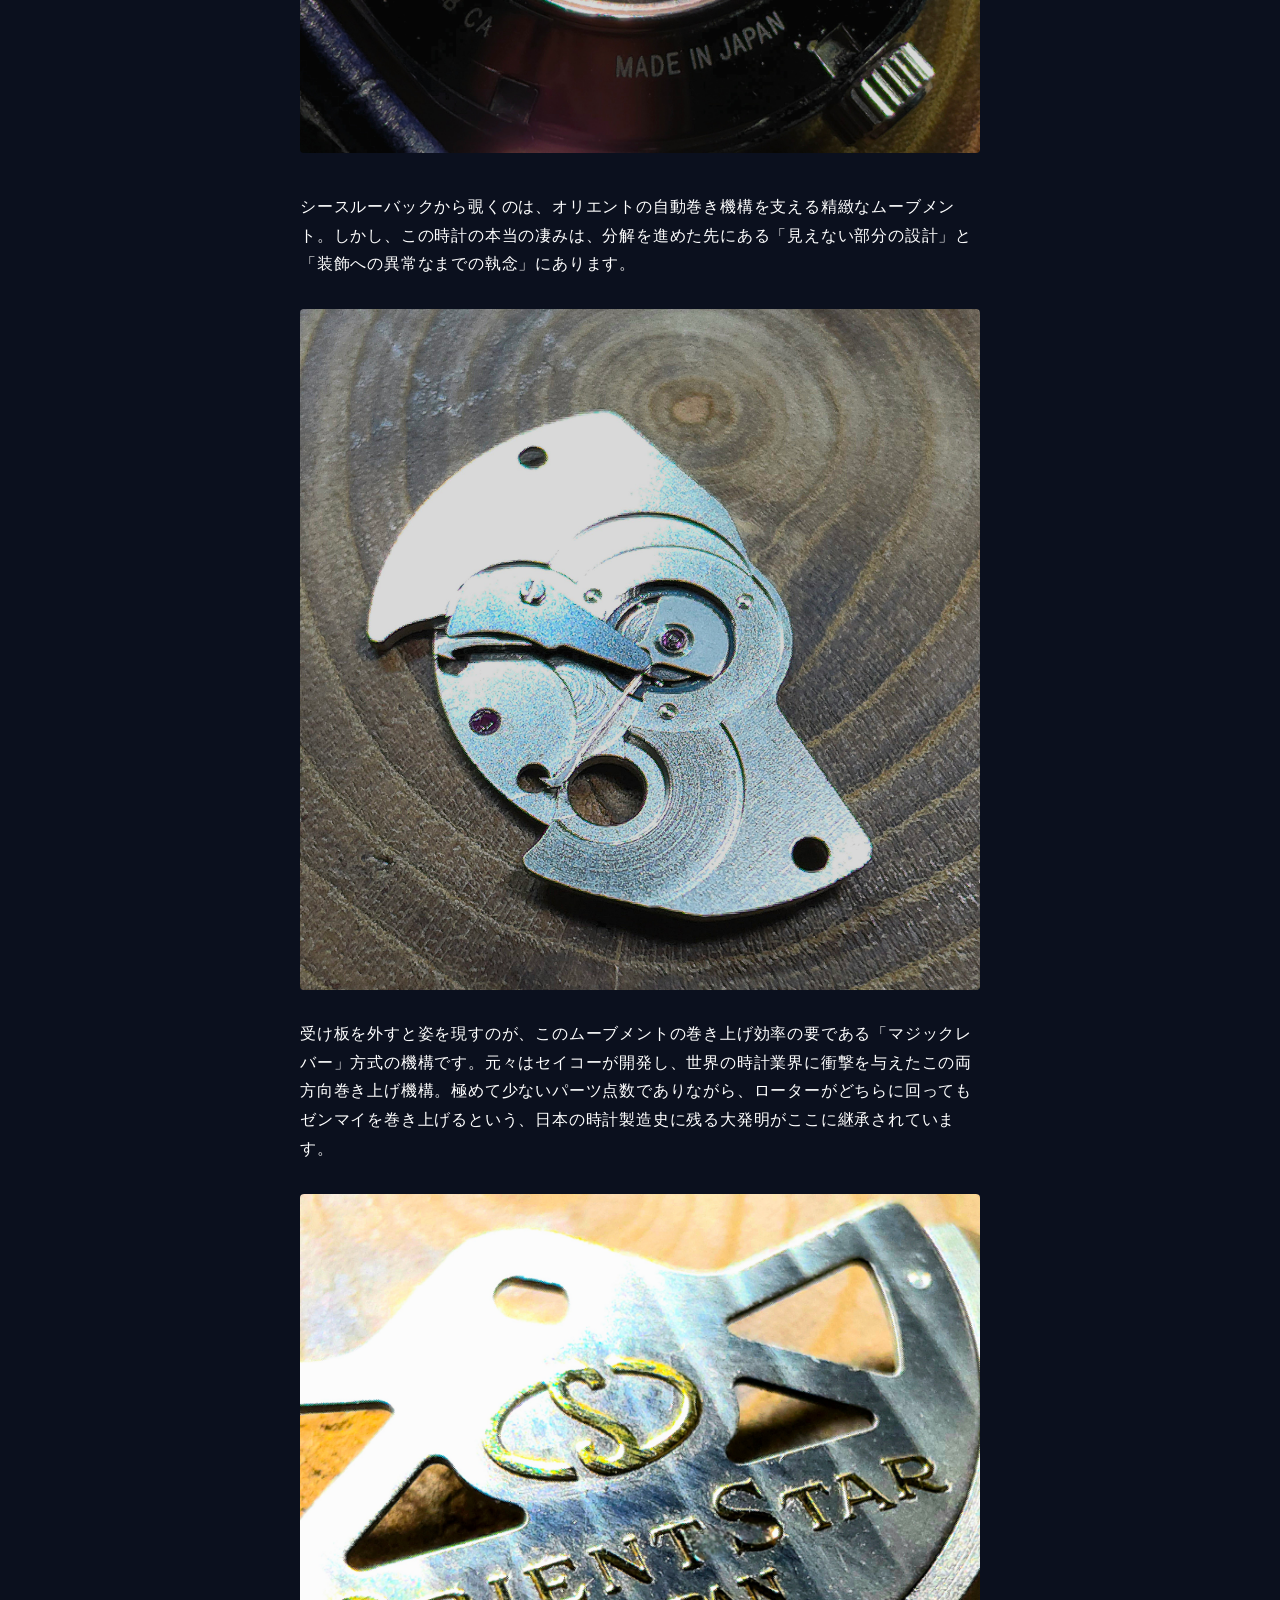
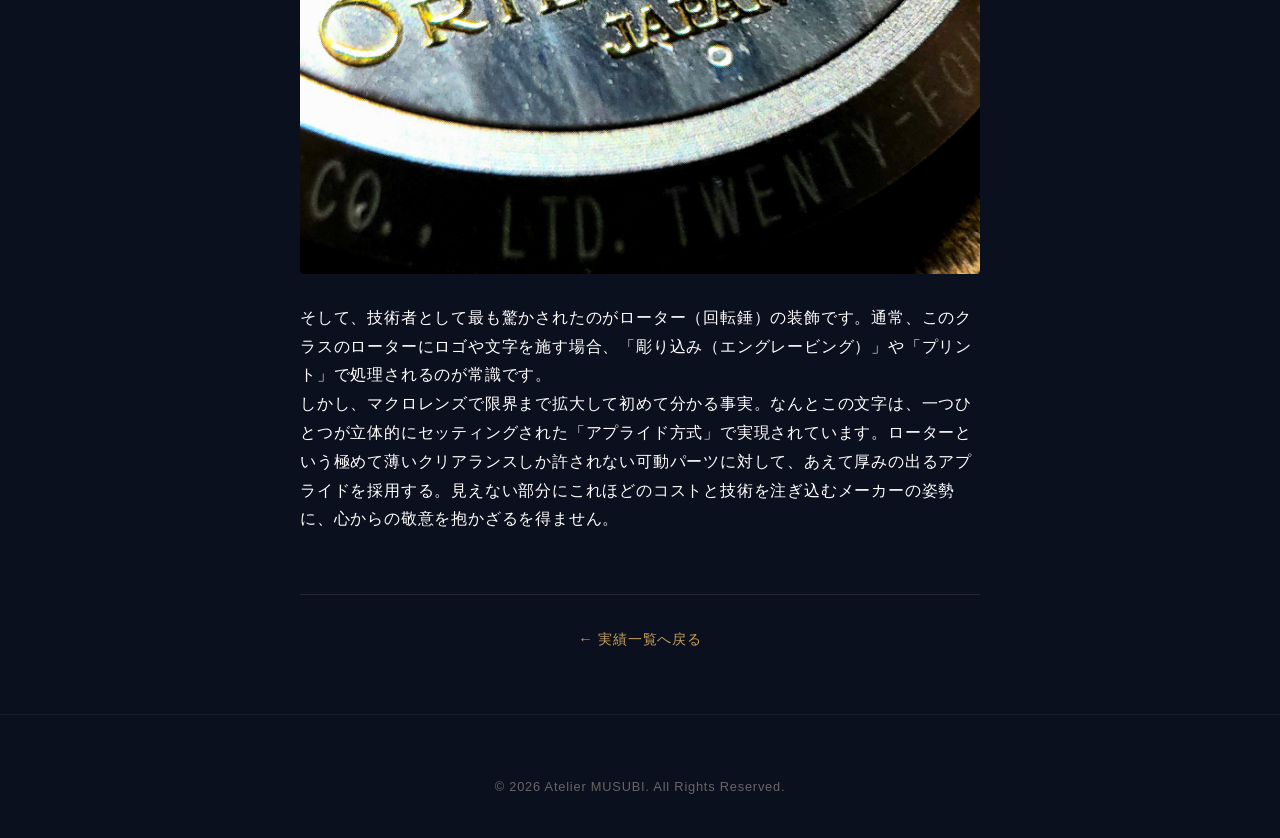
<file: cases/case03.html>
<!DOCTYPE html>
<html lang="ja">
<head>
    <meta charset="UTF-8">
    <meta name="viewport" content="width=device-width, initial-scale=1.0">
    <title>Case.03 オリエントスター プレステージショップ限定モデル | Atelier MUSUBI</title>
    <link rel="stylesheet" href="../css/style.css">
</head>
<body>

    <!-- 共通ヘッダー（全ページ差し替え用） -->
    <header class="header" style="display: flex; justify-content: space-between; align-items: center;">
        <div class="header-logo" style="display: flex; flex-direction: column; gap: 6px;">
            <h1 style="margin: 0; line-height: 1;"><a href="index.html" style="color: #c5a059; text-decoration: none;">Atelier MUSUBI</a></h1>
            <a href="products.html" style="color: #a0a0a0; text-decoration: none; font-size: 0.8rem; letter-spacing: 0.05em; transition: color 0.3s;" onmouseover="this.style.color='#c5a059';" onmouseout="this.style.color='#a0a0a0';">
                ▶ Products & Collection
            </a>
        </div>
        <div class="header-contact" style="display: flex; gap: 8px;">
            <a href="https://lin.ee/UCH9TGd" target="_blank" style="display: inline-block; padding: 8px 14px; background: #06c755; color: #fff; text-decoration: none; border-radius: 4px; font-size: 0.85rem; font-weight: bold; transition: opacity 0.3s;">
                <span style="margin-right: 2px;">💬</span> LINE
            </a>
            <a href="mailto:atelier.watch.musubi@gmail.com?subject=【Atelier MUSUBI】無料査定・修理のご相談&body=以下の項目をご記入の上、送信してください。写真をご添付いただけますと、よりスムーズな概算お見積りが可能です。%0D%0A%0D%0A■時計のブランド：%0D%0A%0D%0A■モデル名・型番：%0D%0A%0D%0A■現在の状態（止まっている、遅れるなど）：%0D%0A%0D%0A■その他ご相談事項：" style="display: inline-block; padding: 8px 14px; background: rgba(197, 160, 89, 0.05); border: 1px solid #c5a059; color: #c5a059; text-decoration: none; border-radius: 4px; font-size: 0.85rem; font-weight: bold; transition: all 0.3s;">
                <span style="margin-right: 2px;">✉️</span> メール
            </a>
        </div>
    </header>

    <main class="case-detail-page" style="max-width: 720px; margin: 0 auto; padding: 60px 20px;">
        <div class="detail-header" style="border-bottom: 1px solid rgba(255,255,255,0.1); margin-bottom: 40px; padding-bottom: 20px;">
            <span style="color: #c5a059; font-size: 0.9rem; letter-spacing: 0.1em; display: block; margin-bottom: 10px;">Case Study. 03 (2026.05)</span>
            <h2 style="font-size: 1.8rem; line-height: 1.4; font-family: 'Yu Mincho', serif; font-weight: normal;">国産機械式の矜持。オリエントスター限定モデルの機構と意匠</h2>
        </div>

        <div class="detail-body">
            <img src="../images/cases/case03/01.jpg" alt="オリエントスター プレステージショップ限定モデル" style="width:100%; border-radius:4px; margin-bottom:30px;">
            <p class="journal-paragraph">今回アトリエで手掛けたのは、国産機械式時計の雄「ORIENT STAR（オリエントスター）」です。こちらはプレステージショップ限定として展開された特別なモデルで、深海を思わせる美しいブルーダイヤルが目を惹きます。</p>
            <p class="journal-paragraph">9時位置のオープンハートからはテンプの鼓動が覗き、12時位置には実用的なパワーリザーブインジケーターを配置。日本の時計製造における堅実さと美学が見事に調和した一本です。</p>

            <img src="../images/cases/case03/02.jpg" alt="オリエントスター シースルーバック" style="width:100%; border-radius:4px; margin-bottom:30px; margin-top:20px;">
            <p class="journal-paragraph">シースルーバックから覗くのは、オリエントの自動巻き機構を支える精緻なムーブメント。しかし、この時計の本当の凄みは、分解を進めた先にある「見えない部分の設計」と「装飾への異常なまでの執念」にあります。</p>

            <div style="display: flex; gap: 15px; margin: 30px 0;">
                <img src="../images/cases/case03/03.jpg" alt="マジックレバー機構" style="width: 100%; border-radius: 4px; height: auto;">
            </div>
            <p class="journal-paragraph">受け板を外すと姿を現すのが、このムーブメントの巻き上げ効率の要である「マジックレバー」方式の機構です。元々はセイコーが開発し、世界の時計業界に衝撃を与えたこの両方向巻き上げ機構。極めて少ないパーツ点数でありながら、ローターがどちらに回ってもゼンマイを巻き上げるという、日本の時計製造史に残る大発明がここに継承されています。</p>

            <div style="display: flex; gap: 15px; margin: 30px 0;">
                <img src="../images/cases/case03/04.jpg" alt="ローター アプライドロゴ拡大" style="width: 100%; border-radius: 4px; height: auto;">
            </div>
            <p class="journal-paragraph">そして、技術者として最も驚かされたのがローター（回転錘）の装飾です。通常、このクラスのローターにロゴや文字を施す場合、「彫り込み（エングレービング）」や「プリント」で処理されるのが常識です。</p>
            <p class="journal-paragraph">しかし、マクロレンズで限界まで拡大して初めて分かる事実。なんとこの文字は、一つひとつが立体的にセッティングされた「アプライド方式」で実現されています。ローターという極めて薄いクリアランスしか許されない可動パーツに対して、あえて厚みの出るアプライドを採用する。見えない部分にこれほどのコストと技術を注ぎ込むメーカーの姿勢に、心からの敬意を抱かざるを得ません。</p>
        </div>

        <div style="text-align: center; margin-top: 60px; border-top: 1px solid rgba(255,255,255,0.1); padding-top: 30px;">
            <a href="../works.html" style="color: #c5a059; text-decoration: none; font-size: 0.9rem;">← 実績一覧へ戻る</a>
        </div>
    </main>

    <footer class="footer" style="text-align: center; padding: 60px 0 40px; color: #666; font-size: 0.8rem; border-top: 1px solid rgba(255,255,255,0.05);">
        <p>&copy; 2026 Atelier MUSUBI. All Rights Reserved.</p>
    </footer>

</body>
</html>
</file>
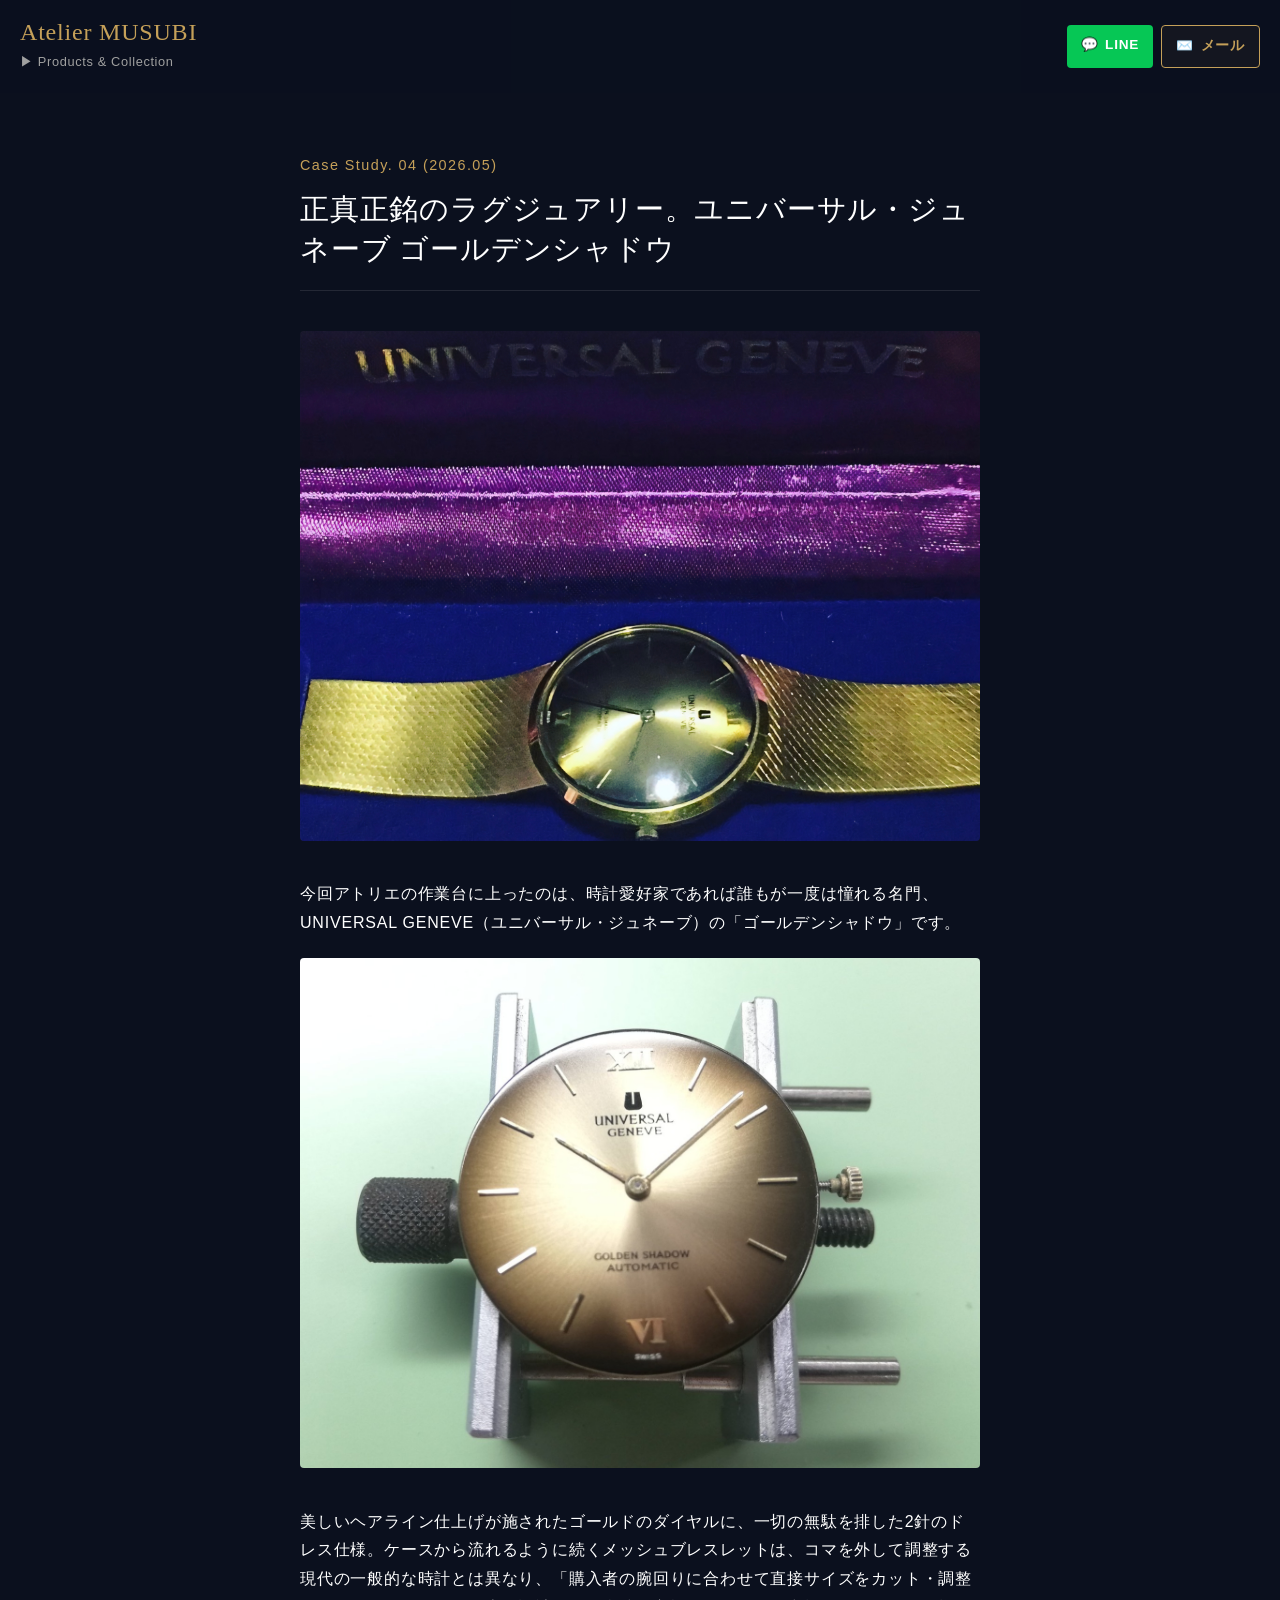
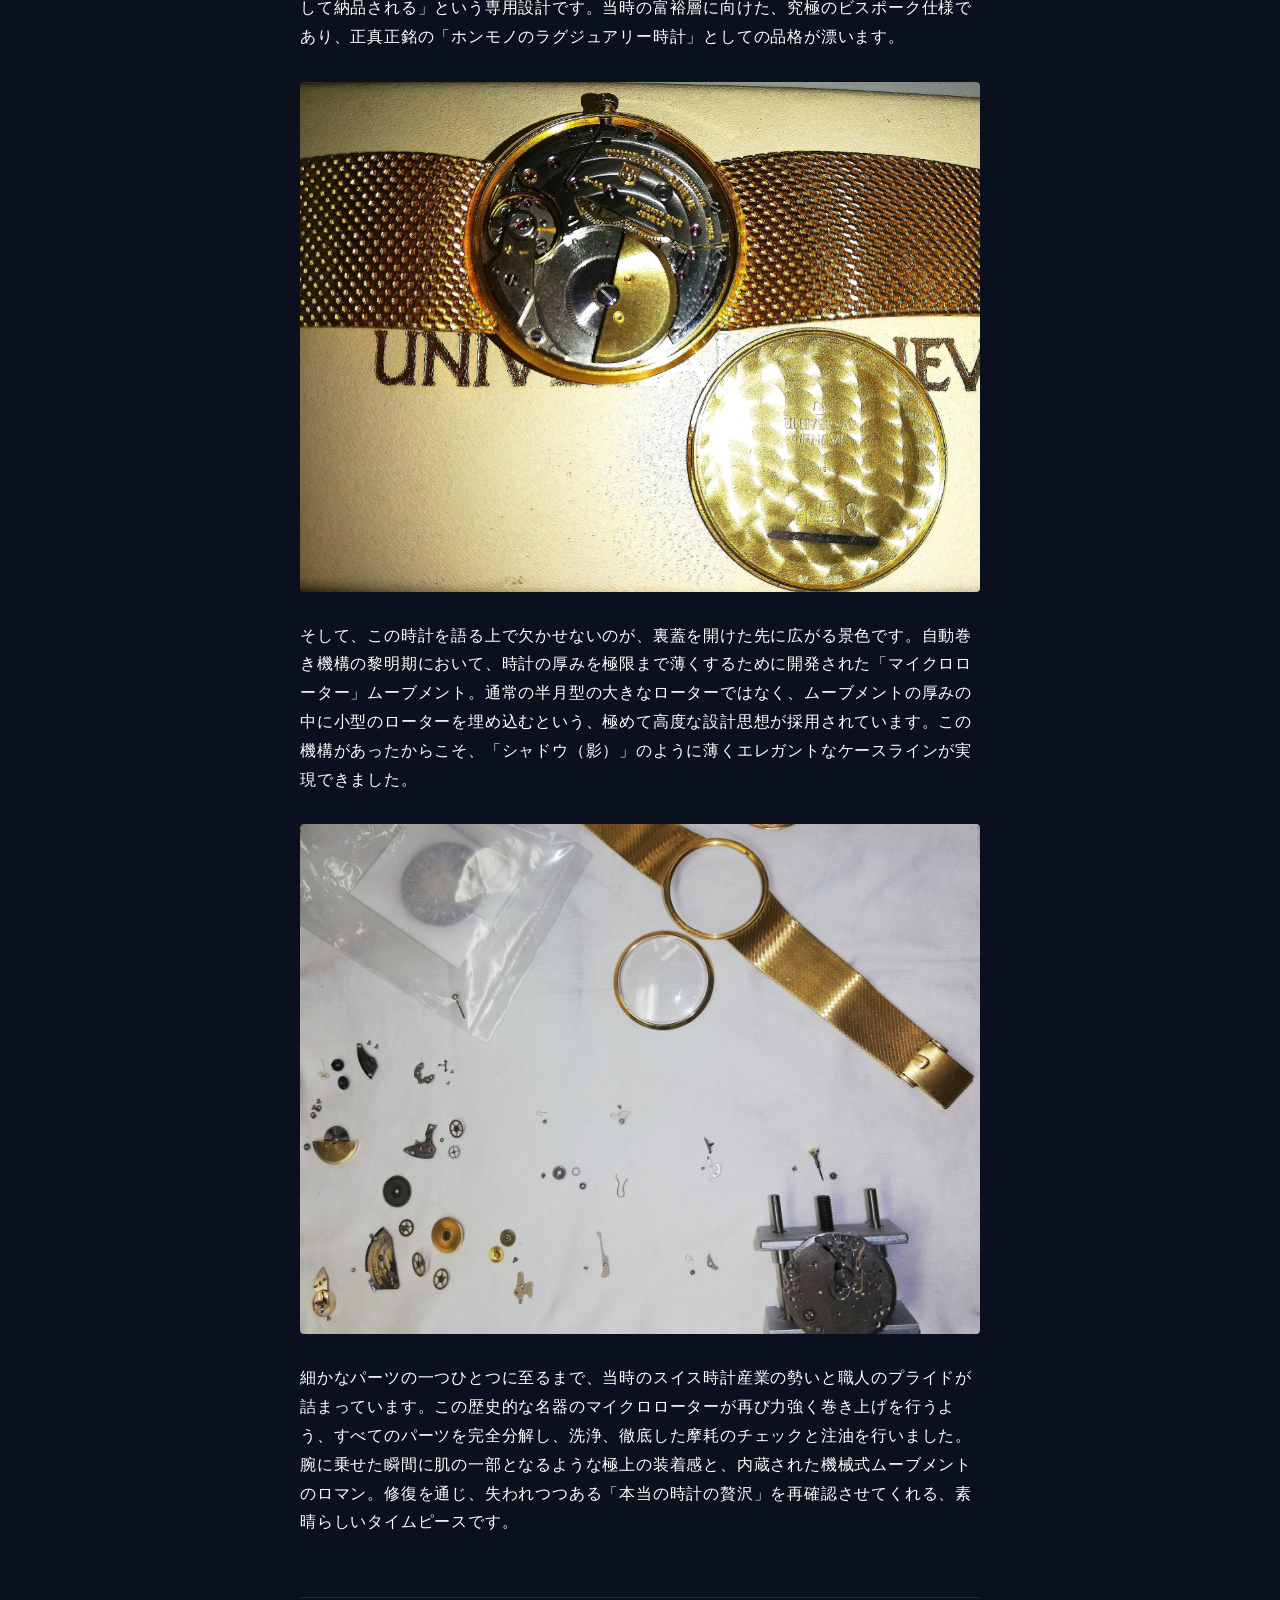
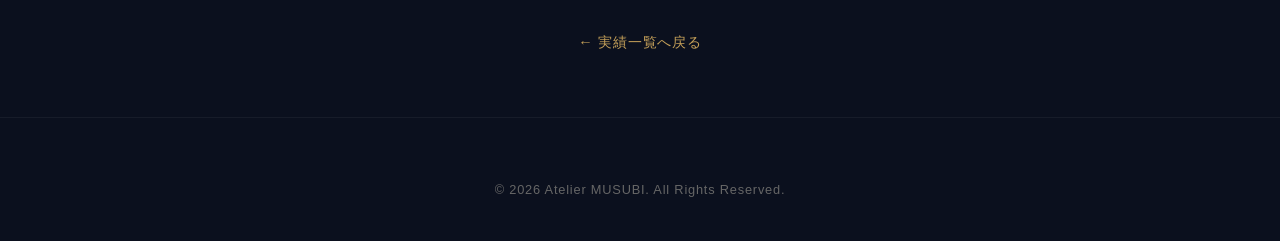
<file: cases/case04.html>
<!DOCTYPE html>
<html lang="ja">
<head>
    <meta charset="UTF-8">
    <meta name="viewport" content="width=device-width, initial-scale=1.0">
    <title>Case.04 ユニバーサル・ジュネーブ ゴールデンシャドウ | Atelier MUSUBI</title>
    <link rel="stylesheet" href="../css/style.css">
</head>
<body>

    <!-- 共通ヘッダー（全ページ差し替え用） -->
    <header class="header" style="display: flex; justify-content: space-between; align-items: center;">
        <div class="header-logo" style="display: flex; flex-direction: column; gap: 6px;">
            <h1 style="margin: 0; line-height: 1;"><a href="index.html" style="color: #c5a059; text-decoration: none;">Atelier MUSUBI</a></h1>
            <a href="products.html" style="color: #a0a0a0; text-decoration: none; font-size: 0.8rem; letter-spacing: 0.05em; transition: color 0.3s;" onmouseover="this.style.color='#c5a059';" onmouseout="this.style.color='#a0a0a0';">
                ▶ Products & Collection
            </a>
        </div>
        <div class="header-contact" style="display: flex; gap: 8px;">
            <a href="https://lin.ee/UCH9TGd" target="_blank" style="display: inline-block; padding: 8px 14px; background: #06c755; color: #fff; text-decoration: none; border-radius: 4px; font-size: 0.85rem; font-weight: bold; transition: opacity 0.3s;">
                <span style="margin-right: 2px;">💬</span> LINE
            </a>
            <a href="mailto:atelier.watch.musubi@gmail.com?subject=【Atelier MUSUBI】無料査定・修理のご相談&body=以下の項目をご記入の上、送信してください。写真をご添付いただけますと、よりスムーズな概算お見積りが可能です。%0D%0A%0D%0A■時計のブランド：%0D%0A%0D%0A■モデル名・型番：%0D%0A%0D%0A■現在の状態（止まっている、遅れるなど）：%0D%0A%0D%0A■その他ご相談事項：" style="display: inline-block; padding: 8px 14px; background: rgba(197, 160, 89, 0.05); border: 1px solid #c5a059; color: #c5a059; text-decoration: none; border-radius: 4px; font-size: 0.85rem; font-weight: bold; transition: all 0.3s;">
                <span style="margin-right: 2px;">✉️</span> メール
            </a>
        </div>
    </header>

    <main class="case-detail-page" style="max-width: 720px; margin: 0 auto; padding: 60px 20px;">
        <div class="detail-header" style="border-bottom: 1px solid rgba(255,255,255,0.1); margin-bottom: 40px; padding-bottom: 20px;">
            <span style="color: #c5a059; font-size: 0.9rem; letter-spacing: 0.1em; display: block; margin-bottom: 10px;">Case Study. 04 (2026.05)</span>
            <h2 style="font-size: 1.8rem; line-height: 1.4; font-family: 'Yu Mincho', serif; font-weight: normal;">正真正銘のラグジュアリー。ユニバーサル・ジュネーブ ゴールデンシャドウ</h2>
        </div>

        <div class="detail-body">
            <img src="../images/cases/case04/01.jpg" alt="ユニバーサル・ジュネーブ ゴールデンシャドウ" style="width:100%; border-radius:4px; margin-bottom:30px;">
            <p class="journal-paragraph">今回アトリエの作業台に上ったのは、時計愛好家であれば誰もが一度は憧れる名門、UNIVERSAL GENEVE（ユニバーサル・ジュネーブ）の「ゴールデンシャドウ」です。</p>

            <img src="../images/cases/case04/04.jpg" alt="ゴールデンシャドウ 文字盤" style="width:100%; border-radius:4px; margin-bottom:30px; margin-top:20px;">
            <p class="journal-paragraph">美しいヘアライン仕上げが施されたゴールドのダイヤルに、一切の無駄を排した2針のドレス仕様。ケースから流れるように続くメッシュブレスレットは、コマを外して調整する現代の一般的な時計とは異なり、「購入者の腕回りに合わせて直接サイズをカット・調整して納品される」という専用設計です。当時の富裕層に向けた、究極のビスポーク仕様であり、正真正銘の「ホンモノのラグジュアリー時計」としての品格が漂います。</p>

            <div style="display: flex; gap: 15px; margin: 30px 0;">
                <img src="../images/cases/case04/02.jpg" alt="マイクロロータームーブメント" style="width: 100%; border-radius: 4px; height: auto;">
            </div>
            <p class="journal-paragraph">そして、この時計を語る上で欠かせないのが、裏蓋を開けた先に広がる景色です。自動巻き機構の黎明期において、時計の厚みを極限まで薄くするために開発された「マイクロローター」ムーブメント。通常の半月型の大きなローターではなく、ムーブメントの厚みの中に小型のローターを埋め込むという、極めて高度な設計思想が採用されています。この機構があったからこそ、「シャドウ（影）」のように薄くエレガントなケースラインが実現できました。</p>

            <div style="display: flex; gap: 15px; margin: 30px 0;">
                <img src="../images/cases/case04/03.jpg" alt="ムーブメント分解" style="width: 100%; border-radius: 4px; height: auto;">
            </div>
            <p class="journal-paragraph">細かなパーツの一つひとつに至るまで、当時のスイス時計産業の勢いと職人のプライドが詰まっています。この歴史的な名器のマイクロローターが再び力強く巻き上げを行うよう、すべてのパーツを完全分解し、洗浄、徹底した摩耗のチェックと注油を行いました。</p>
            <p class="journal-paragraph">腕に乗せた瞬間に肌の一部となるような極上の装着感と、内蔵された機械式ムーブメントのロマン。修復を通じ、失われつつある「本当の時計の贅沢」を再確認させてくれる、素晴らしいタイムピースです。</p>
        </div>

        <div style="text-align: center; margin-top: 60px; border-top: 1px solid rgba(255,255,255,0.1); padding-top: 30px;">
            <a href="../works.html" style="color: #c5a059; text-decoration: none; font-size: 0.9rem;">← 実績一覧へ戻る</a>
        </div>
    </main>

    <footer class="footer" style="text-align: center; padding: 60px 0 40px; color: #666; font-size: 0.8rem; border-top: 1px solid rgba(255,255,255,0.05);">
        <p>&copy; 2026 Atelier MUSUBI. All Rights Reserved.</p>
    </footer>

</body>
</html>
</file>
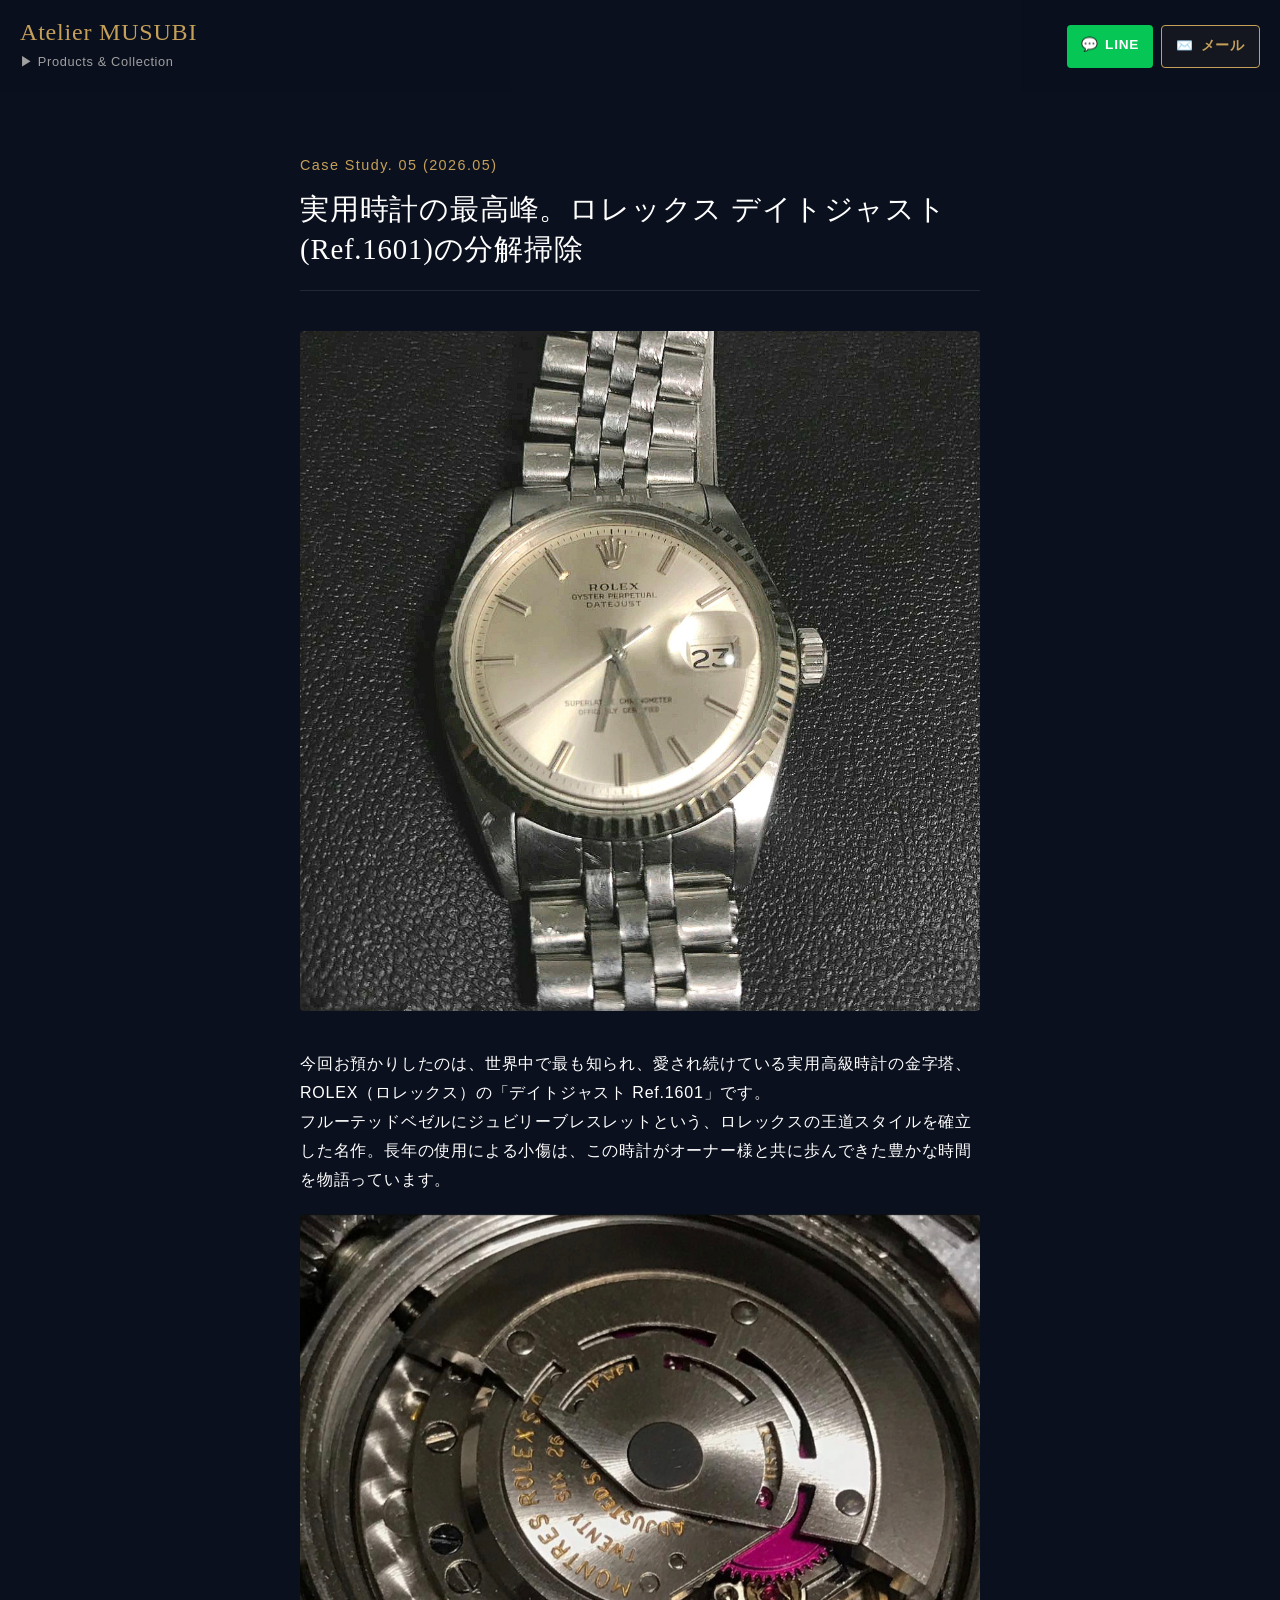
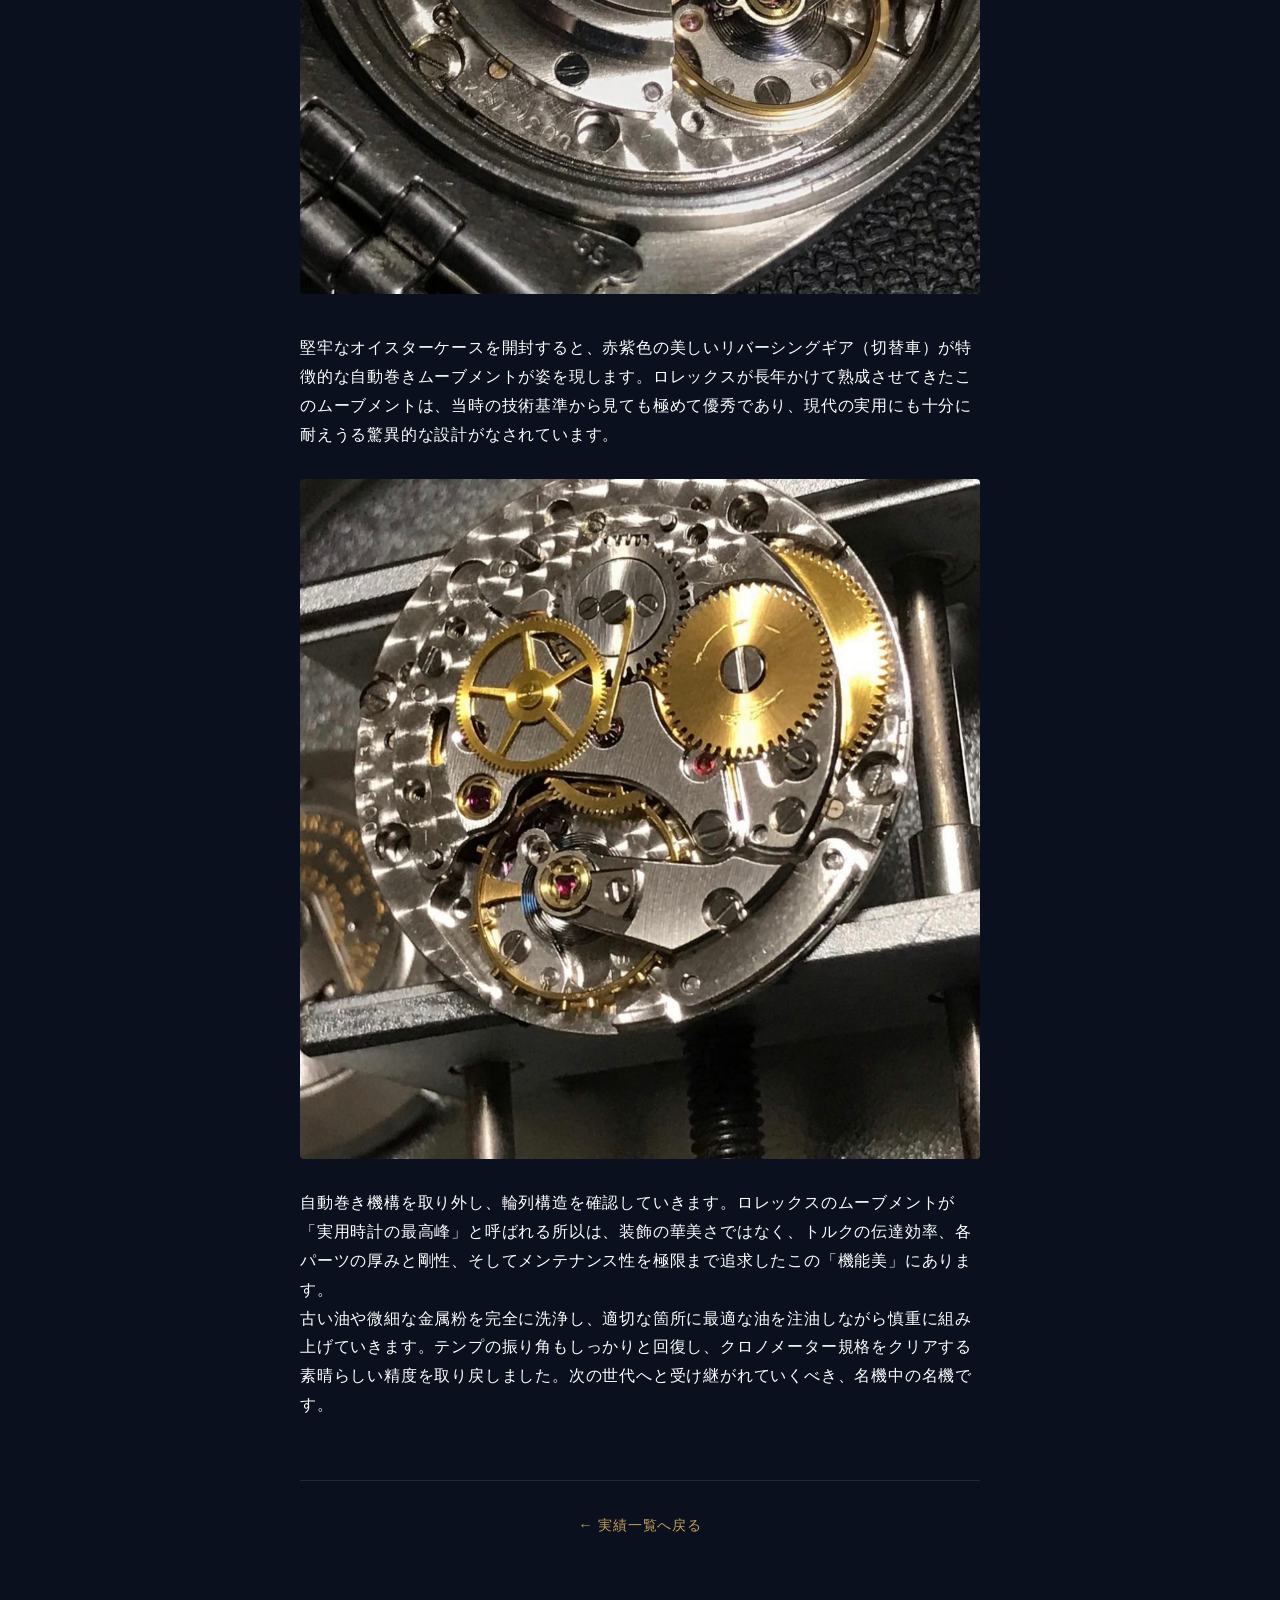
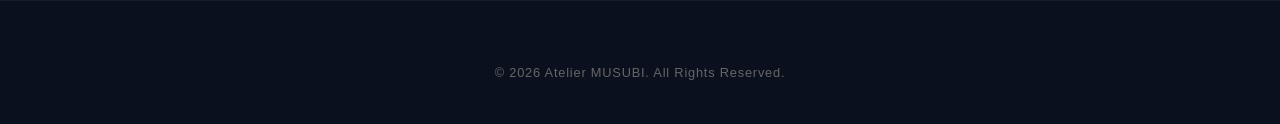
<file: cases/case05.html>
<!DOCTYPE html>
<html lang="ja">
<head>
    <meta charset="UTF-8">
    <meta name="viewport" content="width=device-width, initial-scale=1.0">
    <title>Case.05 ロレックス デイトジャスト(1601) オーバーホール | Atelier MUSUBI</title>
    <link rel="stylesheet" href="../css/style.css">
</head>
<body>

    <!-- 共通ヘッダー（全ページ差し替え用） -->
    <header class="header" style="display: flex; justify-content: space-between; align-items: center;">
        <div class="header-logo" style="display: flex; flex-direction: column; gap: 6px;">
            <h1 style="margin: 0; line-height: 1;"><a href="index.html" style="color: #c5a059; text-decoration: none;">Atelier MUSUBI</a></h1>
            <a href="products.html" style="color: #a0a0a0; text-decoration: none; font-size: 0.8rem; letter-spacing: 0.05em; transition: color 0.3s;" onmouseover="this.style.color='#c5a059';" onmouseout="this.style.color='#a0a0a0';">
                ▶ Products & Collection
            </a>
        </div>
        <div class="header-contact" style="display: flex; gap: 8px;">
            <a href="https://lin.ee/UCH9TGd" target="_blank" style="display: inline-block; padding: 8px 14px; background: #06c755; color: #fff; text-decoration: none; border-radius: 4px; font-size: 0.85rem; font-weight: bold; transition: opacity 0.3s;">
                <span style="margin-right: 2px;">💬</span> LINE
            </a>
            <a href="mailto:atelier.watch.musubi@gmail.com?subject=【Atelier MUSUBI】無料査定・修理のご相談&body=以下の項目をご記入の上、送信してください。写真をご添付いただけますと、よりスムーズな概算お見積りが可能です。%0D%0A%0D%0A■時計のブランド：%0D%0A%0D%0A■モデル名・型番：%0D%0A%0D%0A■現在の状態（止まっている、遅れるなど）：%0D%0A%0D%0A■その他ご相談事項：" style="display: inline-block; padding: 8px 14px; background: rgba(197, 160, 89, 0.05); border: 1px solid #c5a059; color: #c5a059; text-decoration: none; border-radius: 4px; font-size: 0.85rem; font-weight: bold; transition: all 0.3s;">
                <span style="margin-right: 2px;">✉️</span> メール
            </a>
        </div>
    </header>

    <main class="case-detail-page" style="max-width: 720px; margin: 0 auto; padding: 60px 20px;">
        <div class="detail-header" style="border-bottom: 1px solid rgba(255,255,255,0.1); margin-bottom: 40px; padding-bottom: 20px;">
            <span style="color: #c5a059; font-size: 0.9rem; letter-spacing: 0.1em; display: block; margin-bottom: 10px;">Case Study. 05 (2026.05)</span>
            <h2 style="font-size: 1.8rem; line-height: 1.4; font-family: 'Yu Mincho', serif; font-weight: normal;">実用時計の最高峰。ロレックス デイトジャスト(Ref.1601)の分解掃除</h2>
        </div>

        <div class="detail-body">
            <img src="../images/cases/case05/01.jpg" alt="ロレックス デイトジャスト 1601" style="width:100%; border-radius:4px; margin-bottom:30px;">
            <p class="journal-paragraph">今回お預かりしたのは、世界中で最も知られ、愛され続けている実用高級時計の金字塔、ROLEX（ロレックス）の「デイトジャスト Ref.1601」です。</p>
            <p class="journal-paragraph">フルーテッドベゼルにジュビリーブレスレットという、ロレックスの王道スタイルを確立した名作。長年の使用による小傷は、この時計がオーナー様と共に歩んできた豊かな時間を物語っています。</p>

            <img src="../images/cases/case05/02.jpg" alt="ロレックス ムーブメント ローター付き" style="width:100%; border-radius:4px; margin-bottom:30px; margin-top:20px;">
            <p class="journal-paragraph">堅牢なオイスターケースを開封すると、赤紫色の美しいリバーシングギア（切替車）が特徴的な自動巻きムーブメントが姿を現します。ロレックスが長年かけて熟成させてきたこのムーブメントは、当時の技術基準から見ても極めて優秀であり、現代の実用にも十分に耐えうる驚異的な設計がなされています。</p>

            <div style="display: flex; gap: 15px; margin: 30px 0;">
                <img src="../images/cases/case05/03.jpg" alt="ロレックス ムーブメント 分解" style="width: 100%; border-radius: 4px; height: auto;">
            </div>
            <p class="journal-paragraph">自動巻き機構を取り外し、輪列構造を確認していきます。ロレックスのムーブメントが「実用時計の最高峰」と呼ばれる所以は、装飾の華美さではなく、トルクの伝達効率、各パーツの厚みと剛性、そしてメンテナンス性を極限まで追求したこの「機能美」にあります。</p>
            <p class="journal-paragraph">古い油や微細な金属粉を完全に洗浄し、適切な箇所に最適な油を注油しながら慎重に組み上げていきます。テンプの振り角もしっかりと回復し、クロノメーター規格をクリアする素晴らしい精度を取り戻しました。次の世代へと受け継がれていくべき、名機中の名機です。</p>
        </div>

        <div style="text-align: center; margin-top: 60px; border-top: 1px solid rgba(255,255,255,0.1); padding-top: 30px;">
            <a href="../works.html" style="color: #c5a059; text-decoration: none; font-size: 0.9rem;">← 実績一覧へ戻る</a>
        </div>
    </main>

    <footer class="footer" style="text-align: center; padding: 60px 0 40px; color: #666; font-size: 0.8rem; border-top: 1px solid rgba(255,255,255,0.05);">
        <p>&copy; 2026 Atelier MUSUBI. All Rights Reserved.</p>
    </footer>

</body>
</html>
</file>
<file: css/style.css>
@charset "UTF-8";

/* ========================================
   ベース設定（全体のリセットと基本カラー）
   ======================================== */
* {
    margin: 0;
    padding: 0;
    box-sizing: border-box;
}

body {
    /* 深いネイビーを背景に、文字を白に */
    background-color: #0b101e;
    color: #ffffff;
    font-family: "Helvetica Neue", Arial, "Hiragino Kaku Gothic ProN", "Hiragino Sans", Meiryo, sans-serif;
    line-height: 1.8;
    letter-spacing: 0.05em;
}

/* 見出し用の優雅なフォント（明朝体で高級感を演出） */
h1, h2, h3 {
    font-family: "Yu Mincho", "Hiragino Mincho ProN", serif;
    font-weight: normal;
}

/* ========================================
   レイアウトの共通設定
   ======================================== */
main {
    max-width: 800px; /* PCで見ても広がりすぎず、読みやすい幅に制限 */
    margin: 0 auto;   /* 画面の中央に配置 */
    padding: 0 20px;
}

section {
    padding: 80px 0; /* 各セクションの上下にたっぷりとした余白をとる */
    border-bottom: 1px solid rgba(197, 160, 89, 0.2); /* 区切り線として、うっすらとしたゴールドの線を引く */
}

.section-title {
    color: #c5a059; /* Atelier MUSUBIのアクセントカラー（ゴールド） */
    font-size: 2rem;
    text-align: center;
    margin-bottom: 40px;
    letter-spacing: 0.1em;
}

/* ========================================
   ヘッダー（一番上の領域）
   ======================================== */
.header {
    display: flex;
    justify-content: space-between;
    align-items: center;
    padding: 20px;
    background-color: rgba(11, 16, 30, 0.9);
    position: sticky; /* スクロールしても上部に追従させる */
    top: 0;
}

.header-logo h1 {
    font-size: 1.5rem;
    color: #c5a059;
}

/* ========================================
   ボタン（LINEへの導線）
   ======================================== */
.btn-line-header {
    background-color: #06C755;
    color: #fff;
    text-decoration: none;
    padding: 10px 20px;
    border-radius: 20px;
    font-size: 0.9rem;
    font-weight: bold;
}

.btn-line-main {
    display: block;
    width: 100%;
    max-width: 300px;
    margin: 40px auto 0;
    padding: 15px 0;
    background-color: #06C755;
    color: #fff;
    text-align: center;
    text-decoration: none;
    border-radius: 30px;
    font-weight: bold;
    letter-spacing: 0.05em;
    transition: opacity 0.3s;
}

.btn-line-main:hover {
    opacity: 0.8;
}

/* ========================================
   Aboutセクションの装飾
   ======================================== */
.about-content {
    max-width: 680px;
    margin: 0 auto;
}

.profile-story p {
    margin-bottom: 25px;
    font-size: 1.05rem;
    color: #e0e0e0;
    text-align: justify;
}

.profile-story .story-lead {
    font-family: "Yu Mincho", "Hiragino Mincho ProN", serif;
    font-size: 1.3rem;
    color: #c5a059;
    line-height: 1.6;
    text-align: center;
    margin-bottom: 40px;
    font-weight: bold;
}

.profile-story .story-signature {
    font-family: "Yu Mincho", "Hiragino Mincho ProN", serif;
    text-align: right;
    font-size: 1.1rem;
    color: #c5a059;
    margin-top: 40px;
}

/* ========================================
   Flowセクションの装飾
   ======================================== */
.flow-container {
    max-width: 600px;
    margin: 0 auto;
}

.flow-step {
    display: flex;
    align-items: flex-start;
    margin-bottom: 40px;
    background-color: rgba(255, 255, 255, 0.03);
    padding: 25px;
    border-radius: 8px;
    border-left: 4px solid #c5a059;
}

.step-number {
    font-family: "Yu Mincho", "Hiragino Mincho ProN", serif;
    font-size: 2rem;
    color: #c5a059;
    font-weight: bold;
    margin-right: 25px;
    line-height: 1;
}

.step-content h3 {
    font-size: 1.2rem;
    margin-bottom: 15px;
    color: #ffffff;
}

.step-content p {
    font-size: 0.95rem;
    color: #d0d0d0;
}
/* ========================================
   お客様の声（Voice）の装飾
   ======================================== */
.reviews-grid {
    display: flex;
    flex-direction: column;
    gap: 30px;
    max-width: 700px;
    margin: 0 auto;
}

.review-card {
    background: rgba(255, 255, 255, 0.02);
    border: 1px solid rgba(197, 160, 89, 0.15);
    padding: 30px;
    border-radius: 6px;
    box-shadow: 0 4px 20px rgba(0, 0, 0, 0.2);
}

.review-meta {
    display: flex;
    justify-content: space-between;
    font-size: 0.85rem;
    color: #888;
    margin-bottom: 10px;
}

.review-model {
    font-size: 1.1rem;
    color: #ffffff;
    margin-bottom: 8px;
    font-family: "Yu Mincho", "Hiragino Mincho ProN", serif;
}

.review-stars {
    color: #c5a059; /* ゴールド */
    font-size: 0.9rem;
    margin-bottom: 15px;
    letter-spacing: 0.2em;
}

.review-comment {
    color: #e0e0e0;
    font-size: 0.95rem;
    line-height: 1.7;
    text-align: justify;
}
</file>
